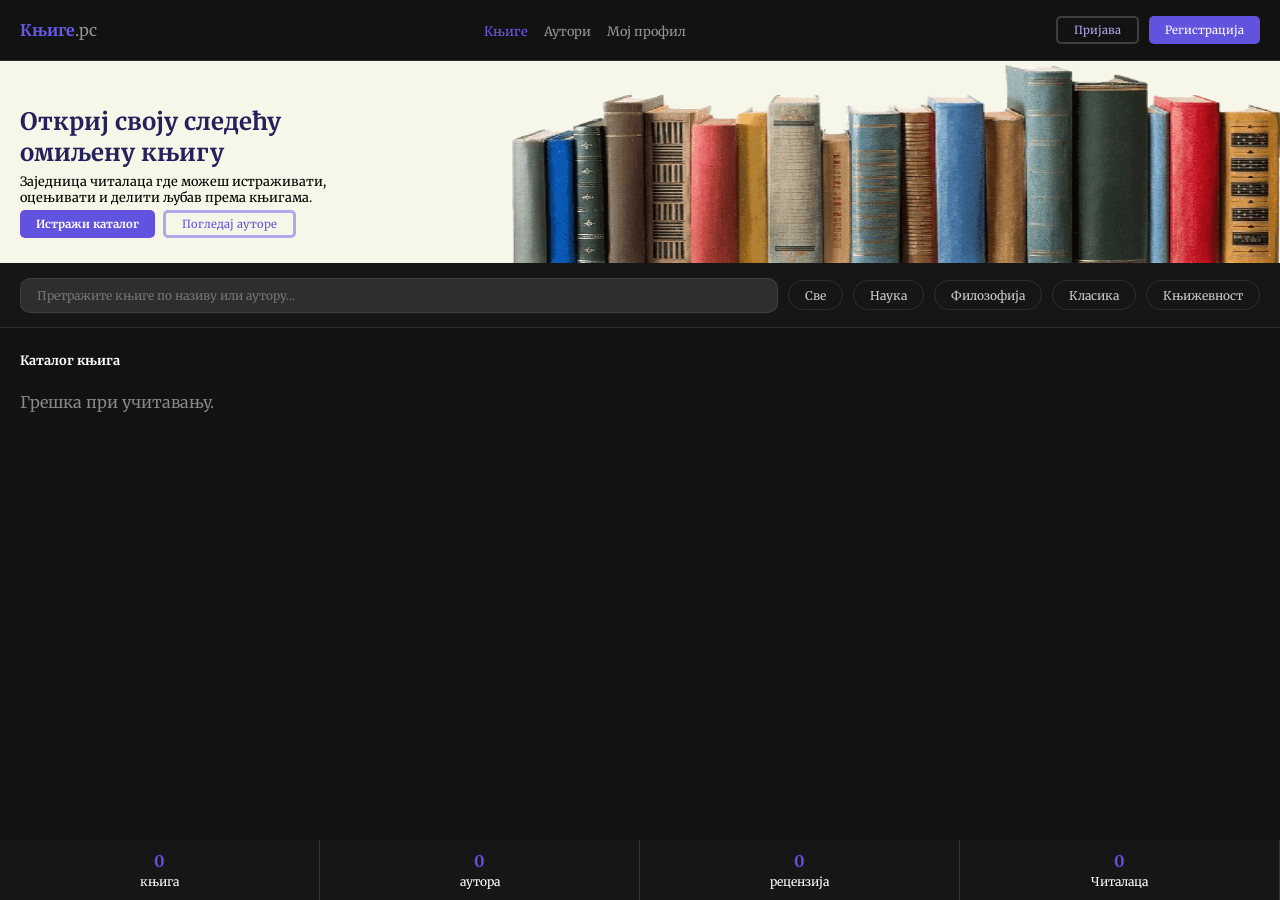
<file: index.html>
<!DOCTYPE html>
<html lang="en">
<head>
    <meta charset="UTF-8">
    <meta name="viewport" content="width=device-width, initial-scale=1.0">
    <title>Pocetna stranica</title>
    <!-- <link href="https://cdn.jsdelivr.net/npm/bootstrap@5.3.8/dist/css/bootstrap.min.css" rel="stylesheet" integrity="sha384-sRIl4kxILFvY47J16cr9ZwB07vP4J8+LH7qKQnuqkuIAvNWLzeN8tE5YBujZqJLB" crossorigin="anonymous">
    <link href="https://cdn.jsdelivr.net/npm/bootstrap@5.3.8/dist/css/bootstrap.min.css" rel="stylesheet" integrity="sha384-sRIl4kxILFvY47J16cr9ZwB07vP4J8+LH7qKQnuqkuIAvNWLzeN8tE5YBujZqJLB" crossorigin="anonymous"> -->
    <link rel="preconnect" href="https://fonts.googleapis.com">
    <link rel="preconnect" href="https://fonts.gstatic.com" crossorigin>
    <link href="https://fonts.googleapis.com/css2?family=Merriweather:ital,opsz,wght@0,18..144,300..900;1,18..144,300..900&display=swap" rel="stylesheet">
    <link rel="stylesheet" href="styles.css">
</head>
<body>
    <div class="wrapper">
        <header>
            <div class="header-left">
                <a href="index.html"><span class="brend">Књиге</span>.рс</a>
            </div>

            <button class="hamburger">
                <span></span>
                <span></span>
                <span></span>
            </button>

            <div class="header-center nav-menu">
                <ul>
                     <!-- <li><a href="index.html" class="inactive-page">Књиге</a></li>
                    <li><a href="#" class="active-page">Аутори</a></li>
                    <li><a href="knjige-admin.html" class="inactive-page">Књиге админ</a></li>
                    <li><a href="admin_autori.html" class="inactive-page">Аутори админ</a></li>
                    <li><a href="profil.html" class="inactive-page">Мој профил</a></li>
                    <li class="nav-buttons">
                        <button class="button login">Пријава</button>
                        <button class="button register">Регистрација</button>
                    </li> -->
                </ul>
            </div>

            <div class="header-right">
                <!-- <button class="button login">Пријава</button>
                <button class="button register">Регистрација</button> -->
            </div>
        </header>

        <main class="main-index">
            <div class="hero-section" id="hs">
                <div class="landing">
                    <div class="landing-text">
                        <h2>Откриј своју следећу омиљену књигу</h2>
                        <p> Заједница читалаца где можеш истраживати, оцењивати и делити љубав према књигама.</p>
                        <div class="landing-buttons">
                            <button class="button katalog" onclick=animacija()>Истражи каталог</button>
                            <a class="button autori" href="autori.html">Погледај ауторе</a>
                        </div>
                    </div>

                    <div class="landing-image"></div>
                </div>
                    
                <div class="search-filters">
                    <input type="search" class="search-bar" placeholder="Претражите књиге по називу или аутору...">
                    <button class="filter-card">Све</button>
                    <button class="filter-card" id="sci-fi">Наука</button>
                    <button class="filter-card">Филозофија</button>
                    <button class="filter-card">Класика</button>
                    <button class="filter-card">Књижевност</button>                    
                </div>
            </div>

            <div class="books" id="galerija-knjiga">
                <div class="books-header">
                    <h6>Каталог књига</h6>
                </div>

                <div class="books-content">
                    <!-- <a href="#">Prikazi sve &rarr;</a> -->
                    <!-- <div class="book-card">
                        <div class="book-cover">
                            <a href="pojedinacna.html"><img src="images/karenjina.jpg" alt="Ana Karenjina"></a>
                            <p class="book-card-naslov">Ана Карењина</p>
                        </div>

                        <div class="book-desc">
                            <p class="book-author">Аутор: Лав Толстој</p>
                            <p class="book-recom">1000+ препорука</p>
                            <button class="book-genre roman">Роман</button>
                        </div>
                        
                    </div>

                    <div class="book-card">
                        <div class="book-cover">
                            <img src="images/1984.png" alt="1984">
                            <p class="book-card-naslov">1984</p>
                        </div>

                        <div class="book-desc">
                            <p class="book-author">Аутор: Џорџ Орвел</p>
                            <p class="book-recom">540+ препорука</p>
                            <button class="book-genre distopija">Дистопија</button>
                        </div>
                    </div>

                    <div class="book-card">
                        <div class="book-cover">
                            <img src="images/majstor i margarita.png" alt="Majstor i Margarita">
                            <p class="book-card-naslov">Мајстор и Маргарита</p>
                        </div>

                        <div class="book-desc">
                            <p class="book-author">Аутор: Михаил Булгаков</p>
                            <p class="book-recom">330+ препорука</p>
                            <button class="book-genre klasik">Класик</button>
                        </div>
                    </div>

                    <div class="book-card">
                        <div class="book-cover">
                            <img src="images/hobiti.jpg" alt="Hobiti">
                            <p class="book-card-naslov">Хобити</p>
                        </div>

                        <div class="book-desc">
                            <p class="book-author">Аутор: Ј. Ј. Р. Толкин</p>
                            <p class="book-recom">2000+ препорука</p>
                            <button class="book-genre fantazija">Фантазија</button>
                        </div>
                    </div>

                     <div class="book-card">
                        <div class="book-cover">
                            <img src="images/zlocin i kazna.webp" alt="Zlocin i kazna">
                            <p class="book-card-naslov">Злочин и казна</p>
                        </div>

                        <div class="book-desc">
                            <p class="book-author">Аутор: Ф. Достојевски</p>
                            <p class="book-recom">1500+ препорука</p>
                            <button class="book-genre klasik">Класик</button>
                        </div>
                    </div>

                    <div class="book-card">
                        <div class="book-cover">
                            <img src="images/rat svetova.jpg" alt="Rat svetova">
                            <p class="book-card-naslov">Рат светова</p>
                        </div>

                        <div class="book-desc">
                            <p class="book-author">Аутор: Х. Г. Велс</p>
                            <p class="book-recom">1150+ препорука</p>
                            <button class="book-genre sci-fi">Научна фан.</button>
                        </div>
                    </div>

                    <div class="book-card">
                        <div class="book-cover">
                            <img src="images/da vincijev kod.jpg" alt="Da Vincijev kod">
                            <p class="book-card-naslov">Да Винчијев код</p>
                        </div>

                        <div class="book-desc">
                            <p class="book-author">Аутор: Дан Браун</p>
                            <p class="book-recom">1750+ препорука</p>
                            <button class="book-genre triler">Трилер</button>
                        </div>
                    </div>

                    <div class="book-card">
                        <div class="book-cover">
                            <img src="images/zivotinjska farma.jpg" alt="Zivotinjska farma">
                            <p class="book-card-naslov">Животињска фарма</p>
                        </div>

                        <div class="book-desc">
                            <p class="book-author">Аутор: Џорџ Орвел</p>
                            <p class="book-recom">100+ препорука</p>
                            <button class="book-genre distopija">Дистопија</button>
                        </div>
                    </div>

                    <div class="book-card">
                        <div class="book-cover">
                            <img src="images/prokleta avlija.jpg" alt="Prokleta avlija">
                            <p class="book-card-naslov">Проклета авлија</p>
                        </div>

                        <div class="book-desc">
                            <p class="book-author">Аутор: Иво Андрић</p>
                            <p class="book-recom">1000+ препорука</p>
                            <button class="book-genre klasik">Класик</button>
                        </div>
                    </div>

                    <div class="book-card">
                        <div class="book-cover">
                            <img src="images/metamorfoza.jpg" alt="Metamorfoza">
                            <p class="book-card-naslov">Метаморфоза</p>
                        </div>

                        <div class="book-desc">
                            <p class="book-author">Аутор: Франц Кафка</p>
                            <p class="book-recom">1000+ препорука</p>
                            <button class="book-genre novela">Новела</button>
                        </div>
                    </div> -->
                </div>
            </div>
        </main>

        <footer>
            
            <div class="footer-card">
                <p class="footer-stat">1240</p>
                <p class="footer-value">књига</p>
            </div>

            <div class="footer-card">
                <p class="footer-stat">380</p>
                <p class="footer-value">аутора</p>
            </div>

            <div class="footer-card">
                <p class="footer-stat">8500</p>
                <p class="footer-value">рецензија</p>
            </div>

            <div class="footer-card">
                <p class="footer-stat">2100</p>
                <p class="footer-value">Читалаца</p>
            </div>

        </footer>
    </div>

    <script>
        function animacija(){
            const knjige = document.getElementById("galerija-knjiga");
            knjige.classList.remove('animate');
            knjige.offsetWidth;
            knjige.classList.add('animate');

            document.getElementById("galerija-knjiga").scrollIntoView({behavior:"smooth"});
        }
    </script>

    <script>
        const hamburger = document.querySelector('.hamburger');
        const navMenu = document.querySelector('.nav-menu');

        hamburger.addEventListener('click', () => {
            navMenu.classList.toggle('open');
        });
    </script>

    <script src="JS/ajax.js"></script>
    <script src="JS/footer.js"></script>
    <script src="JS/knjige.js"></script>
    <script src="JS/nav.js"></script>

</body>
</html>
</file>
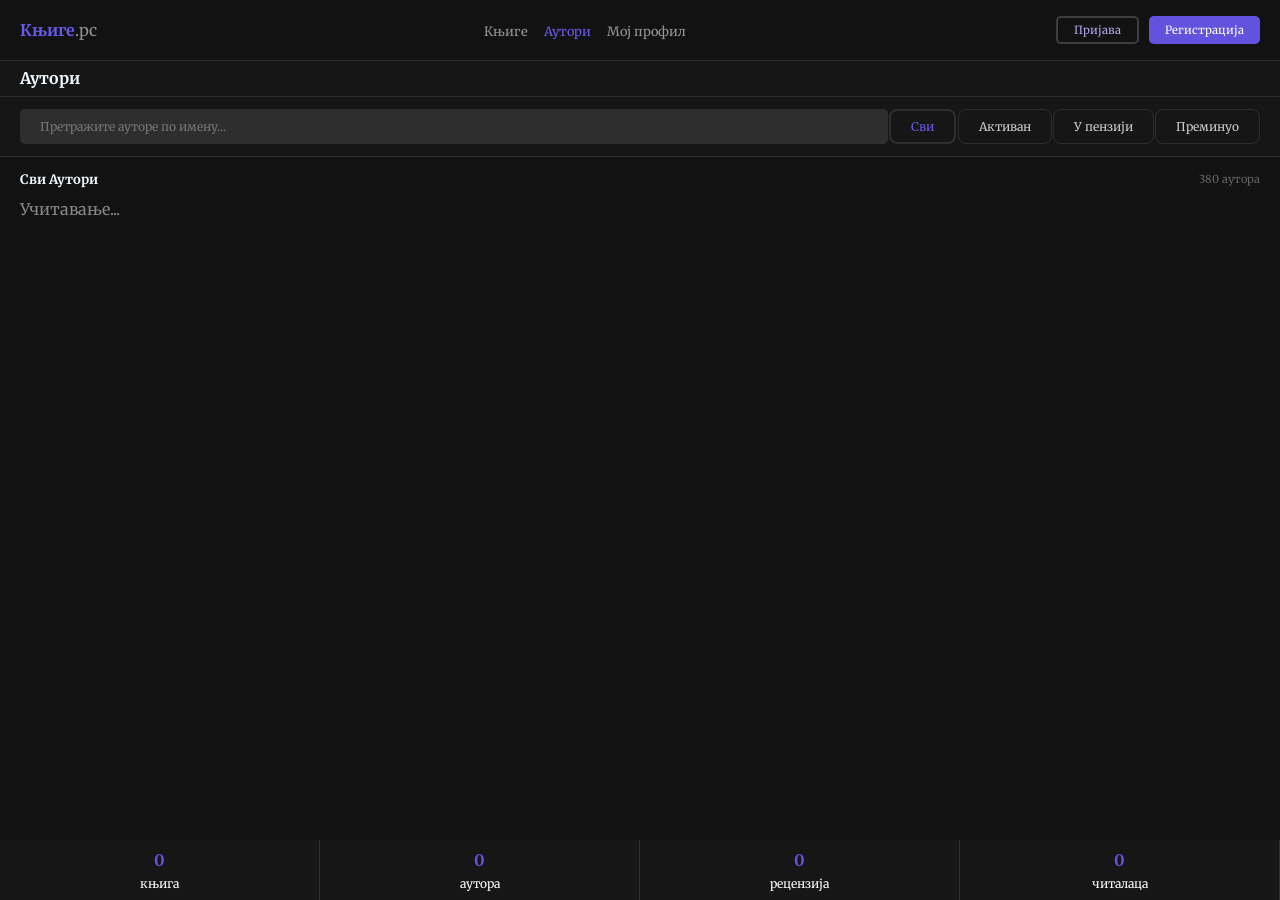
<file: autori.html>
<!DOCTYPE html>
<html lang="en">
<head>
    <meta charset="UTF-8">
    <meta name="viewport" content="width=device-width, initial-scale=1.0">

    <title>Аутори</title>

    <link href="https://cdn.jsdelivr.net/npm/bootstrap@5.3.8/dist/css/bootstrap.min.css" rel="stylesheet" integrity="sha384-sRIl4kxILFvY47J16cr9ZwB07vP4J8+LH7qKQnuqkuIAvNWLzeN8tE5YBujZqJLB" crossorigin="anonymous">
    <link rel="preconnect" href="https://fonts.googleapis.com">
    <link rel="preconnect" href="https://fonts.gstatic.com" crossorigin>
    <link href="https://fonts.googleapis.com/css2?family=Merriweather:ital,opsz,wght@0,18..144,300..900;1,18..144,300..900&display=swap" rel="stylesheet">
    <link rel="stylesheet" href="style.css">
</head>
<body>
    <div class="wrapper">
        <header>
            <div class="header-left">
                <a href="#"><span class="naslov">Књиге</span>.рс</a>
            </div>

            <button class="hamburger">
                <span></span>
                <span></span>
                <span></span>
            </button>

            <div class="header-center nav-menu">
                <ul>
                    <!-- <li><a href="index.html" class="inactive-page">Књиге</a></li>
                    <li><a href="#" class="active-page">Аутори</a></li>
                    <li><a href="knjige-admin.html" class="inactive-page">Књиге админ</a></li>
                    <li><a href="admin_autori.html" class="inactive-page">Аутори админ</a></li>
                    <li><a href="profil.html" class="inactive-page">Мој профил</a></li>
                    <li class="nav-buttons">
                        <button class="button login">Пријава</button>
                        <button class="button register">Регистрација</button>
                    </li> -->
                </ul>
            </div>

            <div class="header-right">
                <button class="button login">Пријава</button>
                <button class="button register">Регистрација</button>
            </div>
        </header>



        <main class="main-autori">
            <div class="main-upper">
                <div class="heading">
                    <h5>Аутори</h5>
                </div>

                <div class="search-filters">
                    <input type="search" class="search-bar" placeholder="Претражите ауторе по имену..." spellcheck="false">
                    <button class="filter-card active-filter">Сви</button>
                    <button class="filter-card">Активан</button>
                    <button class="filter-card">У пензији</button>
                    <button class="filter-card">Преминуо</button>
                </div>
            </div>



            <div class="main-lower">
                <div class="authors-header">
                    <h6>Сви Аутори</h6>
                    <p>380 аутора</p>
                </div>

                <div class="authors">
                    <!-- <div class="author-card">
                        <a href="pojedinacan_autor.html"><img class="author-avatar" src="images/lavtolstoj.webp" alt="Лав Толстој"></a>
                        <h6>Лав Толстој</h6>
                        <p class="stars">★★★★★</p>
                        <div class="author-info">
                            <p class="number-of-books">12 књига ·</p>
                            <p class="number-of-awards">1250+ награда</p>
                        </div>
                        <span class="status deceased">Преминуо</span>
                        <button class="view-profile">Погледај профил</button>
                    </div>

                    <div class="author-card">
                        <a href="pojedinacan_autor.html"><img class="author-avatar" src="images/mihailbulgakov.webp" alt="Михаил Булгаков"></a>
                        <h6>Михаил Булгаков</h6>
                        <p class="stars">★★★★☆</p>
                        <div class="author-info">
                            <p class="number-of-books">8 књига ·</p>
                            <p class="number-of-awards">340+ награда</p>
                        </div>
                        <span class="status deceased">Преминуо</span>
                        <button class="view-profile">Погледај профил</button>
                    </div>

                    <div class="author-card">
                        <a href="pojedinacan_autor.html"><img class="author-avatar" src="images/dzordzorvel.avif" alt="Џорџ Орвел"></a>
                        <h6>Џорџ Орвел</h6>
                        <p class="stars">★★★★★</p>
                        <div class="author-info">
                            <p class="number-of-books">6 књига ·</p>
                            <p class="number-of-awards">890+ награда</p>
                        </div>
                        <span class="status deceased">Преминуо</span>
                        <button class="view-profile">Погледај профил</button>
                    </div>

                    <div class="author-card">
                        <a href="pojedinacan_autor.html"><img class="author-avatar" src="images/jrrtolkin.jpg" alt="Ј.Р.Р. Толкин"></a>
                        <h6>Ј.Р.Р. Толкин</h6>
                        <p class="stars">★★★★★</p>
                        <div class="author-info">
                            <p class="number-of-books">15 књига ·</p>
                            <p class="number-of-awards">2000+ награда</p>
                        </div>
                        <span class="status deceased">Преминуо</span>
                        <button class="view-profile">Погледај профил</button>
                    </div>

                    <div class="author-card">
                        <a href="pojedinacan_autor.html"><img class="author-avatar" src="images/harukimurakami.jpg" alt="Харуки Мураками"></a>
                        <h6>Харуки Мураками</h6>
                        <p class="stars">★★★★☆</p>
                        <div class="author-info">
                            <p class="number-of-books">22 књиге ·</p>
                            <p class="number-of-awards">1100+ награда</p>
                        </div>
                        <span class="status active">Активан</span>
                        <button class="view-profile">Погледај профил</button>
                    </div>

                    <div class="author-card">
                        <a href="pojedinacan_autor.html"><img class="author-avatar" src="images/stivenking.avif" alt="Стивен Кинг"></a>
                        <h6>Стивен Кинг</h6>
                        <p class="stars">★★★★★</p>
                        <div class="author-info">
                            <p class="number-of-books">65 књига ·</p>
                            <p class="number-of-awards">3200+ награда</p>
                        </div>
                        <span class="status active">Активан</span>
                        <button class="view-profile">Погледај профил</button>
                    </div>

                    <div class="author-card">
                        <a href="pojedinacan_autor.html"><img class="author-avatar" src="images/fdostojevski.jpg" alt="Ф. Достојевски"></a>
                        <h6>Ф. Достојевски</h6>
                        <p class="stars">★★★★★</p>
                        <div class="author-info">
                            <p class="number-of-books">10 књига ·</p>
                            <p class="number-of-awards">980+ награда</p>
                        </div>
                        <span class="status deceased">Преминуо</span>
                        <button class="view-profile">Погледај профил</button>
                    </div>

                    <div class="author-card">
                        <a href="pojedinacan_autor.html"><img class="author-avatar" src="images/hgvels.jpg" alt="Х.Г. Велс"></a>
                        <h6>Х.Г. Велс</h6>
                        <p class="stars">★★★★☆</p>
                        <div class="author-info">
                            <p class="number-of-books">18 књига ·</p>
                            <p class="number-of-awards">760+ награда</p>
                        </div>
                        <span class="status deceased">Преминуо</span>
                        <button class="view-profile">Погледај профил</button>
                    </div>

                    <div class="author-card">
                        <a href="pojedinacan_autor.html"><img class="author-avatar" src="images/albertkamus.webp" alt="Албер Ками"></a>
                        <h6>Албер Ками</h6>
                        <p class="stars">★★★★★</p>
                        <div class="author-info">
                            <p class="number-of-books">9 књига ·</p>
                            <p class="number-of-awards">1400+ награда</p>
                        </div>
                        <span class="status deceased">Преминуо</span>
                        <button class="view-profile">Погледај профил</button>
                    </div>

                    <div class="author-card">
                        <a href="pojedinacan_autor.html"><img class="author-avatar" src="images/gabrielgarciamarkes.webp" alt="Г.Г. Маркес"></a>
                        <h6>Г.Г. Маркес</h6>
                        <p class="stars">★★★★★</p>
                        <div class="author-info">
                            <p class="number-of-books">11 књига ·</p>
                            <p class="number-of-awards">1800+ награда</p>
                        </div>
                        <span class="status deceased">Преминуо</span>
                        <button class="view-profile">Погледај профил</button>
                    </div>

                    <div class="author-card">
                        <a href="pojedinacan_autor.html"><img class="author-avatar" src="images/ernesthemingvej.jpg" alt="Ернест Хемингвеј"></a>
                        <h6>Ернест Хемингвеј</h6>
                        <p class="stars">★★★★☆</p>
                        <div class="author-info">
                            <p class="number-of-books">14 књига ·</p>
                            <p class="number-of-awards">1100+ награда</p>
                        </div>
                        <span class="status deceased">Преминуо</span>
                        <button class="view-profile">Погледај профил</button>
                    </div>

                    <div class="author-card">
                        <a href="pojedinacan_autor.html"><img class="author-avatar" src="images/paulokoeljo.jpeg" alt="Пауло Коељо"></a>
                        <h6>Пауло Коељо</h6>
                        <p class="stars">★★★★☆</p>
                        <div class="author-info">
                            <p class="number-of-books">30 књига ·</p>
                            <p class="number-of-awards">950+ награда</p>
                        </div>
                        <span class="status retired">У пензији</span>
                        <button class="view-profile">Погледај профил</button>
                    </div> -->

                </div>
            </div>
        </main>



        <footer>
            <div class="footer-card">
                <p class="footer-stat">1240</p>
                <p class="footer-value">књига</p>
            </div>

            <div class="footer-card">
                <p class="footer-stat">380</p>
                <p class="footer-value">аутора</p>
            </div>

            <div class="footer-card">
                <p class="footer-stat">8500</p>
                <p class="footer-value">рецензија</p>
            </div>

            <div class="footer-card">
                <p class="footer-stat">2100</p>
                <p class="footer-value">читалаца</p>
            </div>
        </footer>
    </div>



    <script src="JS/ajax.js"></script>
    <script src="JS/nav.js"></script>
    <script src="JS/footer.js"></script>
    <script src="JS/autori.js"></script>

</body>
</html>
</file>
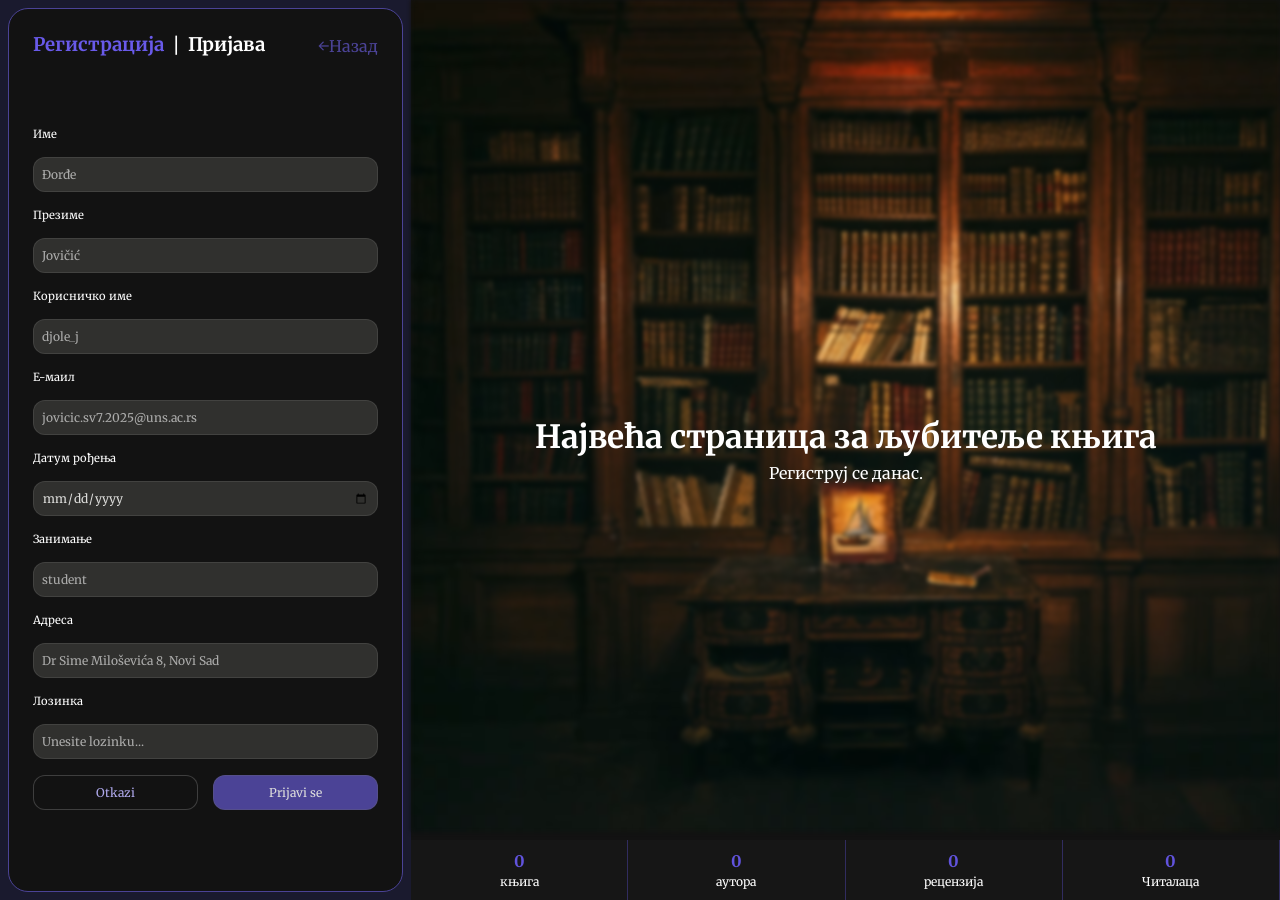
<file: login.html>
<!DOCTYPE html>
<html lang="en">
<head>
    <meta charset="UTF-8">
    <meta name="viewport" content="width=device-width, initial-scale=1.0">
    <title>Registracija / Prijava</title>
    <link rel="preconnect" href="https://fonts.googleapis.com">
    <link rel="preconnect" href="https://fonts.gstatic.com" crossorigin>
    <link href="https://fonts.googleapis.com/css2?family=Merriweather:ital,opsz,wght@0,18..144,300..900;1,18..144,300..900&display=swap" rel="stylesheet">
    <link rel="stylesheet" href="styles.css">
</head>
<body>
    <div class="wrapper">
        <div class="login-main">
            <div class="login-main-left">
                <!-- adresa, datum rodjenja, email, ime, prezime, korisnicko ime, lozinka, zanimanje -->
                <div class="login-container">
                    <div class="login-container-header">
                        <div class="registracija-prijava">
                            <h3 class="active-hyperlink" id="register-text" onclick="prikaziFormuRegistracija()">Регистрација</h3>
                            <p>|</p>
                            <h3 onclick="prikaziFormuPrijava()" id="sign-up-text">Пријава</h3>
                        </div>
                        <a href="#" class="login-hiperlink">&larr;Назад</a>
                    </div>
                    <form action="" method="post" id="sign-up-forma" class="suf" novalidate>
                        <label for="ime">Име</label>
                        <input type="text" id="ime" placeholder="Đorđe" required>

                        <label for="prezime">Презиме</label>
                        <input type="text" id="prezime" placeholder="Jovičić" required>

                        <label for="korisnicko-ime">Корисничко име</label>
                        <input type="text" id="korisnicko-ime" placeholder="djole_j" required>

                        <label for="email">Е-маил</label>
                        <input type="email" id="email" placeholder="jovicic.sv7.2025@uns.ac.rs" required>

                        <label for="datum-rodjenja">Датум рођења</label>
                        <input type="date" id="datum-rodjenja" required>

                        <label for="zanimanje">Занимање</label>
                        <input type="text" id="zanimanje" placeholder="student" required>

                        <label for="adresa">Адреса</label>
                        <input type="text" id="adresa" placeholder="Dr Sime Miloševića 8, Novi Sad" required>

                        <label for="lozinka">Лозинка</label>
                        <input type="password" id="lozinka" placeholder="Unesite lozinku..." required>
                        
                        <div class="sign-up-form-buttons">
                            <input type="reset" value="Otkazi" class="sign-up-reset">
                            <input type="submit" value="Prijavi se" class="sign-up-submit">
                        </div>
                    </form>

                    <form action="" method="post" id="login-forma" class="lf" novalidate>
                        
                        <label for="korisnicko-ime-sign-up">Корисничко име</label>
                        <input type="text" id="korisnicko-ime-sign-up" placeholder="djole_j" required maxlength="30">

                        <label for="lozinka-sign-up">Лозинка</label>
                        <input type="password" id="lozinka-sign-up" placeholder="Unesite lozinku..." required minlength="8">
                        
                        <p id="login-greska" style="display:none; color:#e06060; font-size:0.8em;"></p>

                        <div class="sign-up-form-buttons">
                            <input type="reset" value="Otkazi" class="sign-up-reset">
                            <input type="submit" value="Prijavi se" class="sign-up-submit">
                        </div>
                    </form>
                </div>

                <div class="signup">
                    <!-- korisnicko ime, sifra -->
                </div>
            </div>

            <div class="login-main-right">
                <div class="login-tekst">
                    <h1>Највећа страница за љубитеље књига</h1>
                    <p>Региструј се данас.</p>
                </div>

                <div class="login-slika"></div>

                <footer>
                    <div class="footer-card">
                        <p class="footer-stat">1240</p>
                        <p class="footer-value">књига</p>
                    </div>

                    <div class="footer-card">
                        <p class="footer-stat">380</p>
                        <p class="footer-value">аутора</p>
                    </div>

                    <div class="footer-card">
                        <p class="footer-stat">8500</p>
                        <p class="footer-value">рецензија</p>
                    </div>

                    <div class="footer-card">
                        <p class="footer-stat">2100</p>
                        <p class="footer-value">Читалаца</p>
                    </div>

                </footer>
            </div>
        </div>
    </div>
</body>
<script src="JS/ajax.js"></script>
<script src="JS/footer.js"></script>
<script src="JS/regExLogin.js"></script>
<script src="JS/login.js"></script>

</html>
</file>
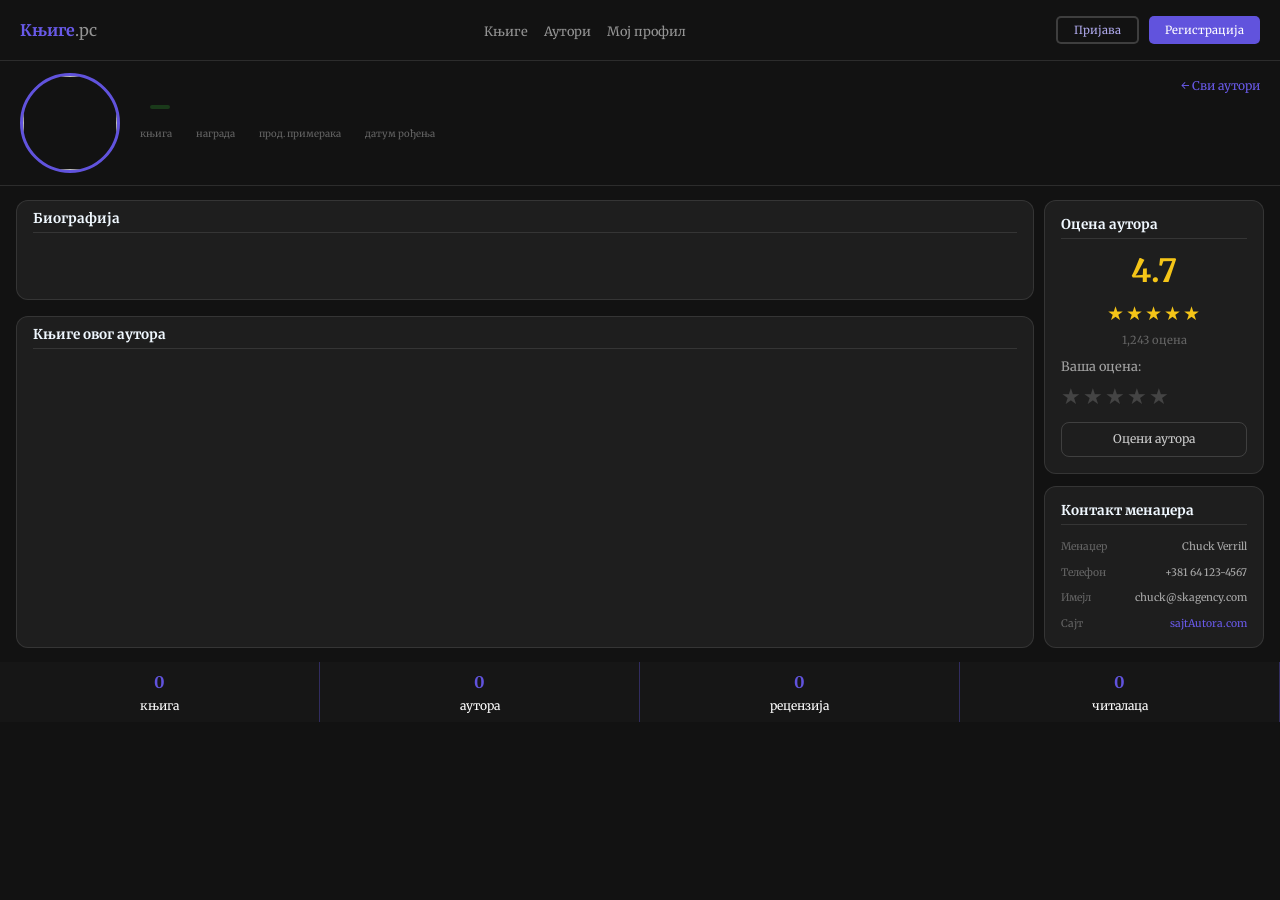
<file: pojedinacan_autor.html>
<!DOCTYPE html>
<html lang="en">
<head>
    <meta charset="UTF-8">
    <meta name="viewport" content="width=device-width, initial-scale=1.0">
    <title>Појединачан Аутор</title>

    <link href="https://cdn.jsdelivr.net/npm/bootstrap@5.3.8/dist/css/bootstrap.min.css" rel="stylesheet" integrity="sha384-sRIl4kxILFvY47J16cr9ZwB07vP4J8+LH7qKQnuqkuIAvNWLzeN8tE5YBujZqJLB" crossorigin="anonymous">
    <link rel="preconnect" href="https://fonts.googleapis.com">
    <link rel="preconnect" href="https://fonts.gstatic.com" crossorigin>
    <link href="https://fonts.googleapis.com/css2?family=Merriweather:ital,opsz,wght@0,18..144,300..900;1,18..144,300..900&display=swap" rel="stylesheet">
    <link rel="stylesheet" href="style.css">
</head>
<body>
    <div class="wrapper">

        <header>
            <div class="header-left">
                <a href="#"><span class="naslov">Књиге</span>.рс</a>
            </div>

            <a href="autori.html" class="pa-back-link" id="Telefon-back">← Сви аутори</a>
            <button class="hamburger">
                <span></span>
                <span></span>
                <span></span>
            </button>

            <div class="header-center nav-menu">
                <ul>
                    <!-- <li><a href="index.html" class="inactive-page">Књиге</a></li>
                    <li><a href="#" class="active-page">Аутори</a></li>
                    <li><a href="knjige-admin.html" class="inactive-page">Књиге админ</a></li>
                    <li><a href="admin_autori.html" class="inactive-page">Аутори админ</a></li>
                    <li><a href="profil.html" class="inactive-page">Мој профил</a></li>
                    <li class="nav-buttons">
                        <button class="button login">Пријава</button>
                        <button class="button register">Регистрација</button>
                    </li> -->
                </ul>
            </div>

            <div class="header-right">
                <button class="button login">Пријава</button>
                <button class="button register">Регистрација</button>
            </div>
        </header>


        <main class="main-pojedinacan-autor">
            
            <div class="pa-hero">
                
                <img class="pa-avatar">
                <div class="pa-hero-info">
                    <div class="pa-ime-row">
                        <h4 class="pa-ime"></h4>
                        <span class="status active"></span>
                    </div>
                    <!-- <p class="pa-opis">Један од најпродаванијих писаца хорора и трилера свих времена. Познат по дугим, атмосферичним наративима који истражују мрачне аспекте људске природе и натприродног.</p> -->
                    
                    <div class="pa-stats">
                        <div class="pa-stat-card">
                            <p class="pa-stat-broj"></p>
                            <p class="pa-stat-naziv">књига</p>
                        </div>
                        <div class="pa-stat-card">
                            <p class="pa-stat-broj"></p>
                            <p class="pa-stat-naziv">награда</p>
                        </div>
                        <div class="pa-stat-card">
                            <p class="pa-stat-broj"></p>
                            <p class="pa-stat-naziv">прод. примерака</p>
                        </div>
                        <div class="pa-stat-card">
                            <p class="pa-stat-broj"></p>
                            <p class="pa-stat-naziv">датум рођења</p>
                        </div>
                    </div>

                </div>
                <a href="autori.html" class="pa-back-link" id="PC-back">← Сви аутори</a>
            </div>

            <div class="pa-content">

                <div class="pa-levo">
                    <div class="pa-sekcija pa-biografija">
                        <h6 class="pa-sekcija-naslov">Биографија</h6>
                        <p class="pa-bio-tekst"></p>
                    </div>

                    <div class="pa-sekcija pa-knjige">
                        <h6 class="pa-sekcija-naslov">Књиге овог аутора</h6>

                        <div class="pa-knjige-scroll">

                            <!-- <div class="book-card">
                                <div class="book-cover">
                                    <img>
                                    <p>Сјајање</p>
                                    <img>
                                    <p></p>
                                </div>
                                <div class="book-desc">
                                    
                                    <p class="book-recom"></p>
                                    <button class="book-genre horor"></button>
                                </div>
                            </div>

                            <div class="book-card">
                                <div class="book-cover">
                                    <img>
                                    <p>Сјајање</p>
                                </div>
                                <div class="book-desc">
                                    
                                    <p class="book-recom"></p>
                                    <button class="book-genre horor"></button>
                                </div>
                            </div>

                            <div class="book-card">
                                <div class="book-cover">
                                    <img>
                                    <p></p>
                                </div>
                                <div class="book-desc">
                                    
                                    <p class="book-recom"></p>
                                    <button class="book-genre triler"></button>
                                </div>
                            </div>

                            <div class="book-card">
                                <div class="book-cover">
                                    <img>
                                    <p></p>
                                </div>
                                <div class="book-desc">
                                    
                                    <p class="book-recom"></p>
                                    <button class="book-genre fantazija"></button>
                                </div>
                            </div>

                            <div class="book-card">
                                <div class="book-cover">
                                    <img>
                                    <p></p>
                                </div>
                                <div class="book-desc">
                                    
                                    <p class="book-recom"></p>
                                    <button class="book-genre horor"></button>
                                </div>
                            </div>

                            <div class="book-card">
                                <div class="book-cover">
                                    <img>
                                    <p></p>
                                </div>
                                <div class="book-desc">
                                    
                                    <p class="book-recom"></p>
                                    <button class="book-genre horor"></button>
                                </div>
                            </div>
                            
                            <div class="book-card">
                                <div class="book-cover">
                                    <img>
                                    <p></p>
                                </div>
                                <div class="book-desc">
                                    
                                    <p class="book-recom"></p>
                                    <button class="book-genre horor"></button>
                                </div>
                            </div>

                            <div class="book-card">
                                <div class="book-cover">
                                    <img>
                                    <p></p>
                                </div>
                                <div class="book-desc">
                                    
                                    <p class="book-recom"></p>
                                    <button class="book-genre roman"></button>
                                </div>
                            </div>

                            <div class="book-card">
                                <div class="book-cover">
                                    <img>
                                    <p></p>
                                </div>
                                <div class="book-desc">
                                    
                                    <p class="book-recom"></p>
                                    <button class="book-genre horor"></button>
                                </div>
                            </div>

                            <div class="book-card">
                                <div class="book-cover">
                                    <img>
                                    <p></p>
                                </div>
                                <div class="book-desc">
                                    
                                    <p class="book-recom"></p>
                                    <button class="book-genre novela"></button>
                                </div>
                            </div> -->
                            
                        </div>
                    </div>
                </div>

                <div class="pa-desno">

                    <div class="pa-ocena-card">

                        <h6 class="pa-sekcija-naslov">Оцена аутора</h6>
                        <p class="pa-ocena-broj">4.7</p>
                        <p class="stars">★★★★★</p>
                        <p class="pa-ocena-count">1,243 оцена</p>
                        <div class="pa-divider"></div>
                        <p class="pa-vasa-ocena-label">Ваша оцена:</p>

                        <div class="pa-zvezdice">
                            <span></span>
                            <span></span>
                            <span></span>
                            <span></span>
                            <span></span>
                        </div>

                        <button class="view-profile pa-oceni-btn">Оцени аутора</button>

                    </div>

                    <div class="pa-kontakt-card">

                        <h6 class="pa-sekcija-naslov">Контакт менаџера</h6>

                        <div class="pa-kontakt-row">
                            <p class="pa-kontakt-ime">Менаџер</p>
                            <p class="pa-kontakt-vrednost">Chuck Verrill</p>
                        </div>

                        <div class="pa-kontakt-row">
                            <p class="pa-kontakt-ime">Телефон</p>
                            <p class="pa-kontakt-vrednost" id="fontele">+381 64 123-4567</p>
                        </div>

                        <div class="pa-kontakt-row">
                            <p class="pa-kontakt-ime">Имејл</p>
                            <p class="pa-kontakt-vrednost">chuck@skagency.com</p>
                        </div>

                        <div class="pa-kontakt-row">
                            <p class="pa-kontakt-ime">Сајт</p>
                            <a class="pa-kontakt-link" href="#" target="_blank">sajtAutora.com</a>
                        </div>

                    </div>

                </div>

            </div>

        </main>


        <footer id="footer-pojedinacni">
             <div class="footer-card">
                <p class="footer-stat">1240</p>
                <p class="footer-value">књига</p>
            </div>
            <div class="footer-card">
                <p class="footer-stat">380</p>
                <p class="footer-value">аутора</p>
            </div>
            <div class="footer-card">
                <p class="footer-stat">8500</p>
                <p class="footer-value">рецензија</p>
            </div>
            <div class="footer-card">
                <p class="footer-stat">2100</p>
                <p class="footer-value">читалаца</p>
            </div>
        </footer>

        <!-- Dijalozi umesto alert -->
        <div class="modal-overlay" id="modal-login">
            <div class="modal-card">
                <button class="modal-close" id="modal-login-close">✕</button>
                <h6 class="modal-naslov">Потребна пријава</h6>
                <p class="modal-tekst">Морате бити улоговани да бисте оценили аутора.</p>
                <div class="modal-buttons">
                    <button class="adm-btn-otkazi" id="modal-login-otkazi">Откажи</button>
                    <a class="adm-btn-sacuvaj modal-link" href="login.html">Пријави се</a>
                </div>
            </div>
        </div>

        <div class="modal-overlay" id="modal-vec-ocenio">
            <div class="modal-card">
                <button class="modal-close" id="modal-vec-ocenio-close">✕</button>
                <h6 class="modal-naslov">Већ оцењено</h6>
                <p class="modal-tekst">Већ сте оценили овог аутора.</p>
                <div class="modal-buttons">
                    <button class="adm-btn-sacuvaj" id="modal-vec-ocenio-ok" style="flex: none; padding: 0 24px;">У реду</button>
                </div>
            </div>
        </div>

        <div class="modal-overlay" id="modal-bez-ocene">
        <div class="modal-card">
            <button class="modal-close" id="modal-bez-ocene-close">✕</button>
            <h6 class="modal-naslov">Изаберите оцену</h6>
            <p class="modal-tekst">Кликните на звездице да бисте изабрали оцену пре потврде.</p>
            <div class="modal-buttons">
                <button class="adm-btn-sacuvaj" id="modal-bez-ocene-ok" style="flex: none; padding: 0 24px;">У реду</button>
            </div>
        </div>
    </div>


    </div>

    <script src="JS/ajax.js"></script>
    <script src="JS/nav.js"></script>
    <script src="JS/ocene.js"></script>
    <script src="JS/footer.js"></script>
    <script src="JS/pojedinacan_autor.js"></script>
    <script src="JS/pojedinacna.js"></script>

</body>
</html>
</file>
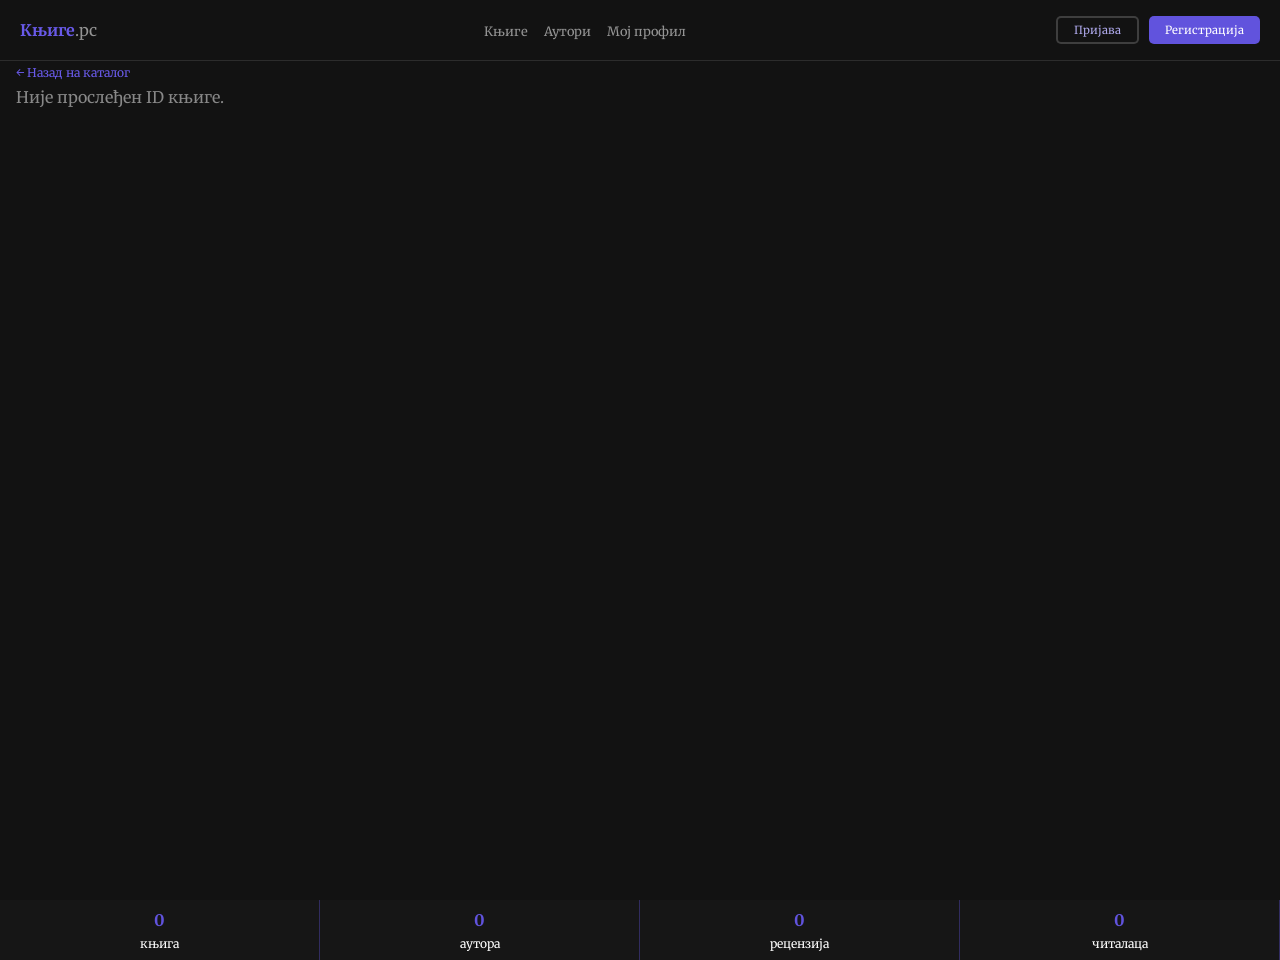
<file: pojedinacna.html>
<!DOCTYPE html>
<html lang="en">
<head>
    <meta charset="UTF-8">
    <meta name="viewport" content="width=device-width, initial-scale=1.0">
    <title></title>
    <link href="https://cdn.jsdelivr.net/npm/bootstrap@5.3.8/dist/css/bootstrap.min.css" rel="stylesheet" integrity="sha384-sRIl4kxILFvY47J16cr9ZwB07vP4J8+LH7qKQnuqkuIAvNWLzeN8tE5YBujZqJLB" crossorigin="anonymous">
    <link href="https://cdn.jsdelivr.net/npm/bootstrap@5.3.8/dist/css/bootstrap.min.css" rel="stylesheet" integrity="sha384-sRIl4kxILFvY47J16cr9ZwB07vP4J8+LH7qKQnuqkuIAvNWLzeN8tE5YBujZqJLB" crossorigin="anonymous">
    <link rel="preconnect" href="https://fonts.googleapis.com">
    <link rel="preconnect" href="https://fonts.gstatic.com" crossorigin>
    <link href="https://fonts.googleapis.com/css2?family=Merriweather:ital,opsz,wght@0,18..144,300..900;1,18..144,300..900&display=swap" rel="stylesheet">
    <link rel="stylesheet" href="styles.css">
</head>
<body>
    <div class="wrapper">
        <header>
            <div class="header-left">
                <a href="index.html"><span class="brend">Књиге</span>.рс</a>
            </div>

            <button class="hamburger">
                <span></span>
                <span></span>
                <span></span>
            </button>

            <div class="header-center nav-menu">
                <ul>
                    <!-- <li><a href="#" class="active-hyperlink">Књиге</a></li>
                    <li><a href="autori.html">Аутори</a></li>
                    <li><a href="knjige-admin.html">Књиге админ</a></li>
                    <li><a href="admin_autori.html">Аутори админ</a></li>
                    <li><a href="profil.html">Мој профил</a></li>
                    <li class="nav-buttons">
                        <button class="button login">Пријава</button>
                        <button class="button register">Регистрација</button>
                    </li> -->
                </ul>
            </div>

            <div class="header-right">
                <!-- <button class="button login">Пријава</button>
                <button class="button register">Регистрација</button> -->
            </div>
        </header>

        <main class="main-pojedinacna">

                <div class="main-pojedinacna-header">
                    <a href="index.html" class="pojedinacna-hiperlink"> &larr; Назад на каталог</a>
                </div>
        
                <div class="main-pojedinacna-content">
                    <div class="main-pojedinacna-left">
                        <div class="knjiga-prikaz">

                            <div class="knjiga-slika"></div>

                            <div class="knjiga-info">
                                <div class="knjiga-info-top">
                                    <button class="book-genre button-pojedinacna-info"></button>
                                    <p></p>
                                    <a href="pojedinacan_autor.html" class="pojedinacna-hiperlink"></a>
                                </div>

                                <div class="knjiga-info-bottom">
                                    <div class="knjiga-atributi">
                                        <div class="atribut-card">
                                            <p class="atribut-ime">Жанр</p>
                                            <p class="atribut-vrednost"></p>
                                        </div>

                                        <div class="atribut-card">
                                            <p class="atribut-ime">Бр. страна</p>
                                            <p class="atribut-vrednost"></p>
                                        </div>

                                        <div class="atribut-card">
                                            <p class="atribut-ime">Формат</p>
                                            <p class="atribut-vrednost"></p>
                                        </div>

                                        <div class="atribut-card">
                                            <p class="atribut-ime">Цена</p>
                                            <p class="atribut-vrednost"></p>
                                        </div>
                                    </div>

                                    <div class="knjiga-rejting">
                                        <!-- <span class="stars">&#9733;&#9733;&#9733;&#9733;&#9733;</span>
                                        <span class="score">5.0</span> -->
                                        <span class="broj-recenzija"></span>
                                    </div>
                                </div>
                            </div>

                        </div>
        
                        <div class="knjiga-opis">
                            <div class="section-header">
                                <p>Кратак опис књиге</p>
                            </div>

                            <div class="knjiga-opis-content">
                                <p>
                                </p>
                            </div>
                        </div>
        
                        <div class="recenzija">
                            <div class="section-header">
                                <p>Остави рецензију</p>
                            </div>

                            <div class="recenzija-forma">
                                <form action="" method="post" enctype="multipart/form-data">

                                    <!-- <label for="naslov">Наслов рецензије</label>
                                    <input type="text" id="naslov" placeholder="Кратак наслов ваше рецензије..." required>  -->

                                    <label for="sadrzaj">Текст рецензије</label>
                                    <textarea name="" id="sadrzaj" placeholder="Поделите своје утиске о књизи..." required></textarea>

                                   
                                    <input type="submit" id="submit-dugme" value="Објави рецензију">

                                </form>
                            </div>

                            
                        </div>
        
                        <div class="lista-recenzija">
                            <!-- <div class="section-header">Списак рецензија</div>

                            <div class="recenzija-card">
                                <div class="recenzija-podaci">
                                    <p class="recenzija-korisnik"></p>
                                    <p class="recenzija-sadrzaj"></p>
                                </div>
                                <div class="recenzija-datum">
                                    <p class="recenzija-datum-tekst"></p>
                                </div>
                            </div>
                            
                            <div class="recenzija-card">
                                <div class="recenzija-podaci">
                                    <p class="recenzija-korisnik"></p>
                                    <p class="recenzija-sadrzaj"></p>
                                </div>
                                <div class="recenzija-datum">
                                    <p class="recenzija-datum-tekst"></p>
                                </div>
                            </div>
                            <div class="recenzija-card">
                                <div class="recenzija-podaci">
                                    <p class="recenzija-korisnik"></p>
                                    <p class="recenzija-sadrzaj"></p>
                                </div>
                                <div class="recenzija-datum">
                                    <p class="recenzija-datum-tekst">01.05.2025.</p>
                                </div>
                            </div>
                            
                            <div class="recenzija-card">
                                <div class="recenzija-podaci">
                                    <p class="recenzija-korisnik">ivana_p</p>
                                    <p class="recenzija-sadrzaj">Одлична књига, али захтева стрпљење. Почетак ми је био спор, али касније се прича развија у нешто заиста посебно. Ликови су дубоко разрађени.</p>
                                </div>
                                <div class="recenzija-datum">
                                    <p class="recenzija-datum-tekst">22.04.2026.</p>
                                </div>
                            </div>

                            <div class="recenzija-card">
                                <div class="recenzija-podaci">
                                    <p class="recenzija-korisnik">book_worm</p>
                                    <p class="recenzija-sadrzaj">Веома квалитетно написано, али понекад превише опширно. Ипак, психолошка дубина и приказ друштва су на високом нивоу. Дефинитивно препорука.</p>
                                </div>
                                <div class="recenzija-datum">
                                    <p class="recenzija-datum-tekst">24.02.2025.</p>
                                </div>
                            </div>

                            <div class="recenzija-card">
                                <div class="recenzija-podaci">
                                    <p class="recenzija-korisnik">luka_luka</p>
                                    <p class="recenzija-sadrzaj">Толстој је овде на врхунцу. Ликови су невероватно сложени, а емоције толико реалне да имаш осећај као да познајеш Ану лично. Једна од оних књига које остану са тобом дуго након читања.</p>
                                </div>
                                <div class="recenzija-datum">
                                    <p class="recenzija-datum-tekst">08.03.2025.</p>
                                </div>
                            </div>                               -->
                        </div>
                    </div>
        
                    <div class="main-pojedinacna-right">
                        <div class="knjiga-info-dodatak">
                            <div class="section-header">Детаљи књиге</div>
                            <div class="knjiga-info-dodatak-card">
                                <p class=atribut-ime>ISBN</p>
                                <p class="atribut-vrednost"></p>
                            </div>

                            <div class="knjiga-info-dodatak-card">
                                <p class=atribut-ime>Издавач</p>
                                <p class="atribut-vrednost">Лагуна</p>
                            </div>

                            <div class="knjiga-info-dodatak-card">
                                <p class=atribut-ime>Година</p>
                                <p class="atribut-vrednost">1877.</p>
                            </div>

                            <div class="knjiga-info-dodatak-card">
                                <p class=atribut-ime>Језик</p>
                                <p class="atribut-vrednost">српски</p>
                            </div>

                            <div class="knjiga-info-dodatak-card">
                                <p class=atribut-ime>Година издања</p>
                                <p class="atribut-vrednost">2026.</p>
                            </div>

                            <div class="knjiga-info-dodatak-card">
                                <p class=atribut-ime>Издање</p>
                                <p class="atribut-vrednost">8. дорађено</p>
                            </div>
                        </div>

                        <div class="slicne-knjige">
                            <div class="section-header">Сличне књиге</div>

                            <!-- <div class="slicne-knjige-card">
                                <div class="slicne-knjige-slika">
                                    <a href="#"><img src="images/zlocin i kazna.webp" alt="Злочин и казна"></a>
                                </div>
                                
                                <div class="slicne-knjige-tekst">
                                    <p class="atribut-vrednost">Злочин и казна</p>
                                    <p class="atribut-ime">Ф. Достојевски</p>
                                    <span class="stars">&#9733;&#9733;&#9733;&#9733;&#9733;</span>
                                    <span class="broj-recenzija">200+ рецензија</span>
                                </div>
                            </div> -->

                            <!-- <div class="slicne-knjige-card">
                                <div class="slicne-knjige-slika">
                                    <a href="#"><img src="images/rat i mir.jpg" alt="Рат и мир"></a>
                                </div>
                                
                                <div class="slicne-knjige-tekst">
                                    <p class="atribut-vrednost">Рат и Мир</p>
                                    <p class="atribut-ime">Лав Толстој</p>
                                    <span class="stars">&#9733;&#9733;&#9733;&#9733;&#9734;</span>
                                    <span class="broj-recenzija">100+ рецензија</span>
                                </div>
                            </div> -->

                            <!-- <div class="slicne-knjige-card">
                                <div class="slicne-knjige-slika">
                                    <a href="#"><img src="images/majstor i margarita.png" alt="Мајстор и Маргарита"></a>
                                </div>
                                
                                <div class="slicne-knjige-tekst">
                                    <button class="book-genre klasik button-pojedinacna-info">Класик</button>
                                    <p class="atribut-vrednost">Мајстор и Маргарита</p>
                                    <p class="atribut-ime">М. Булгаков</p>
                                    <span class="stars">&#9733;&#9733;&#9733;&#9733;&#9733;</span>
                                    <span class="broj-recenzija">500+ рецензија</span>
                                </div>
                            </div> -->

                            
                        </div>
                    </div>        
                </div>
            </div>
        </main>


        <footer>
            <div class="footer-card">
                <p class="footer-stat">1240</p>
                <p class="footer-value">књига</p>
            </div>

            <div class="footer-card">
                <p class="footer-stat">380</p>
                <p class="footer-value">аутора</p>
            </div>

            <div class="footer-card">
                <p class="footer-stat">8500</p>
                <p class="footer-value">рецензија</p>
            </div>

            <div class="footer-card">
                <p class="footer-stat">2100</p>
                <p class="footer-value">читалаца</p>
            </div>
        </footer>

         <script>
            const hamburger = document.querySelector('.hamburger');
            const navMenu = document.querySelector('.nav-menu');

            hamburger.addEventListener('click', () => {
            navMenu.classList.toggle('open');
            });
        </script>

        <script src="JS/ajax.js"></script>
        <script src="JS/pojedinacna.js"></script>
        <script src="JS/footer.js"></script>
        <script src="JS/nav.js"></script>

</body>
</html>
</file>
<file: styles.css>
/*DJOLE*/
*{
    box-sizing: border-box;
    margin: 0;
    padding: 0;
    font-family: "Merriweather", sans-serif;
}

.search-highlight {
    background-color: #f5c542;
    color: #1a1a1a;
    border-radius: 3px;
    padding: 0 2px;
}

.wrapper{
    display: flex;
    flex-direction: column;
    width: 100%;
    /* height: 100vh; */
    min-height: 100vh;
    /*padding: 0 8px;*/ 
    background-color: #121212;
}


.admin-wrapper{
    height: 100vh;
    min-height: 0;
}

p{
    padding: 0 !important;
    margin: 0 !important;
}



body{
    /* overflow: hidden; */
    overflow-y: auto;
    overflow-x: hidden;
}

body::-webkit-scrollbar {
    width: 10px;
}

body::-webkit-scrollbar-track {
    background: #1f1f1f;
    border-radius: 999px;
}

body::-webkit-scrollbar-thumb {
    background: #5a4fd649;
    border-radius: 999px;
}

body::-webkit-scrollbar-thumb:hover {
    background: #7d6cff9e;
}

header{
    display: flex;
    flex-direction: row;
    justify-content: space-between;
    align-items: center;
    width: 100%;
        /* height: auto; */
    min-height: 60px;
    padding: 16px 20px;
    background-color: #121212;
    position: sticky;
    top: 0;
    border-bottom: 1px solid #70707048;
    /*background-color: red;*/
}

header ul{
    list-style-type: none;
    margin: 0;
    padding: 0;
}

header ul li{
    display: inline-block;
    margin-left: 16px;
    font-size: 0.8em;
    
}

header a{
    text-decoration: none;
    color: #949494;
}

header a:hover{
    color: #988dff;
    cursor: pointer;
}

.active-hyperlink{
    color: #695ae9 !important;
}

.active-page{
    color: #695ae9;
} 

.brend{
    font-weight: bold;
    color: #695ae9;
}


.header-right{
    display: flex;
    gap: 10px;
}

.button{
    height: 28px;
    font-size: 0.7em;
    padding: 6px 16px;
    border-radius: 5px;

    display: flex;
    justify-content: center;
    align-items: center;
}

.login, .sign-up-reset{
    background-color: #121212;
    color: #AFA9EC;
    border-color: rgba(214, 214, 214, 0.222);
    border-style:solid;
}

.login:hover, #submit-dugme:hover, .pretraga-knjiga button:hover{
    background-color: rgb(40, 40, 40);
}

.register{
    background-color: #6153dd;
    color: white;
    border-style: none;
}

.odjava{
    color: #cc4444;
    background-color: transparent;
    border: 1px solid #cc444463; 
}

.odjava:hover{
    color: red !important;
}

.main-index{
    width: 100%;
    flex: 1;
    display: flex;
    flex-direction: column;

    flex-direction: column;
    /* background-color: orange; */
    flex: 1;
}

.main-profil-top{
    /* background-color: red; */
    height: 105px;
    display: flex;
    flex-direction: row;
    align-items: center;
    padding: 12px 20px;
    justify-content: space-between;
    gap: 10px;
    border-bottom: 1px solid #70707048;
    flex: 1;
    /* background-color: red; */
    overflow: hidden;
    

    
}

.profil-info{
    /* background-color: orange; */
    width: 30%;
    display: flex;
    gap: 12px;
    align-items: center;
    color: white;
    
}

.profil-statistika{
    /* background-color: green; */
    flex: 1;
    display: flex;
    justify-content: flex-end;
    color: white;
    gap: 40px; 
    align-items: center;

}

.profil-ime-email{
    display: flex;
    flex-direction: column;
    gap: 1px;
   
}

.profil-ime{
    font-size: 1.3em;
}

.profil-email{
    font-size: 0.75em;
    color: rgb(174, 174, 174);
    max-width: 300px;
    overflow: hidden;
    text-overflow: ellipsis;
    white-space: nowrap;
}

.statistika-card{
    display: flex;
    flex-direction: column;
    gap: 1px;
    align-items: center;
}

.statistika-vrednost{
    color: white;
    font-size: 1em;
    font-weight: 700;
}

.statistika-ime{
    font-size: 0.75em;
    color: rgb(174, 174, 174);

}

.main-profil-top img{
    width: 80px;
    height: 80px;
    border: 2px solid blueviolet;
    border-radius: 50%;
}

.main-profil-bottom{
    /* background-color: orange; */
    flex: 1;
    padding-left: 20px;
    display: flex;
    border-bottom: 1px solid #70707048;
}

.main-profil-left{
    flex:1;
    /* background-color: greenyellow; */
    display: flex;
    flex-direction: column;
    padding: 0 8px;
    gap: 12px;
    padding-top: 12px;
    
    
    
}

.info-ime{
    color: rgb(174, 174, 174);
    font-size: 0.7em;

}

.info-vrednost{
    font-size: 0.75em;
    color: white;
}

.profil-header{
    font-size: 0.75em;
    color: rgb(174, 174, 174);
    border-bottom: 1px solid #70707048;
    padding-bottom: 4px !important;
    font-weight: 700;
}

.detaljne-info-row{
    display: flex;
    justify-content: space-between;
    padding: 5px 0px;
    padding-right: 4px;
    border-bottom: 1px solid #70707048;

}

.omiljeni-zanrovi-buttons{
    display: flex;
    gap: 6px;
    flex-wrap: wrap;
    padding: 6px 0;
}

.procitane-knjige{
    display: flex;
    justify-content: space-between;
    padding: 5px 0;
    padding-bottom: 0;
}

.godisnji-cilj-citanja-placeholder{
    display: flex;
    flex-direction: column;
    gap: 2px;
}

.godisnji-cilj-citanja-placeholder progress{
    width: 100%;
    height: 6px;
}

#progress-bar{
    border-radius: 8px;
    overflow: hidden;
}

#progress-bar::-webkit-progress-bar{
    background-color: rgb(174, 174, 174);

}

#progress-bar::-webkit-progress-value{
    background-color: #1e00ff9e;
    /* border-radius: 8px; */
}

.progress-feedback{
    color: rgb(122, 122, 122);
    font-size: 0.6em;
}

.nedavna-aktivnost-card{
    display: flex;
    justify-content: space-between;
    border-bottom: 1px solid #70707048;
    padding: 8px 0;

}

.aktivnost{
    display: flex;
    gap: 5px;
    align-items: center;
}

#aktivnost-card-poslednja{
    border-bottom: none;
}

.aktivnost-p{
    font-size: 0.75em;
    color: rgb(193, 193, 193);
    padding-top: 5px !important;
    
}

.ellipse-icon{
    vertical-align: middle;
    font-size: 0.7em;
    
}

.prva{
    color: #6153DD;
}

.druga{
    color: #2ECC71;
}

.treca{
    color: #F39C12;
}

.cetvrta{
    color: #E74C3C;
}

.datum{
    font-size: 0.7em;
    color: rgb(174, 174, 174);
    display: flex;
    align-items: center;
}

.main-profil-right{
    flex: 3;
    background-color: #1A1A2E;
    padding: 16px 35px;
    display: flex;
    flex-direction: column;
    gap: 16px;
}

#sadrzaj{
    flex: 1;
}

.recenzija-forma{
    /* background-color: red; */
    display: flex;
}

.main-profil-right-header{
    /* background-color: orange; */
    display: flex;
    border-bottom: 1px solid #70707048;
    padding-top: 4px;
    color: #7B7B7E;

    font-size: 0.75em;

}

#moje-recenzije-div p, #moje-ocene-div p{
    cursor: pointer
}

#moje-recenzije-div{
    width: 50%;
    display: flex;
    justify-content:center;
    border-bottom: 1px solid #695ae9;
}

#moje-ocene-div{
    width: 50%;
    display: flex;
    justify-content:center;
}

.main-profil-right-content1{
    /* flex: 1; */
    display: flex;
    flex-direction: column;
    gap: 8px;
    max-height: 550px;
    overflow: auto;
}

.main-profil-right-content1::-webkit-scrollbar {
    width: 10px;
}

.main-profil-right-content1::-webkit-scrollbar-track {
    background: #1f1f1f;
    border-radius: 999px;
}

.main-profil-right-content1::-webkit-scrollbar-thumb {
    background: #5a4fd649;
    border-radius: 999px;
}

.main-profil-right-content1::-webkit-scrollbar-thumb:hover {
    background: #7d6cff9e;
}

.recenzija-profil-kartica{
    display: flex;
    justify-content: space-between;
    background-color: #161625;
    border-radius: 8px;
    padding: 10px 12px;
    border: 1px solid #70707048;
    flex: 1;
}

.recenzija-profil-kartica-right{
    display: flex;
    flex-direction: column;
    gap: 3px;
}

.recenzija-knjiga-ime{
    font-size: 0.7em;
    color: white;
}

.recenzija-knjiga-sadrzaj{
    font-size: 0.7em;
    color: #7672B5;
    /* background-color: red; */
    /* overflow-y: hidden; */
    width: 800px;
    max-height: 50px;
    
}

.recenzija-knjiga-rejting{
    font-size: 0.8em;
    color: #f5b301;
}

.recenzija-knjiga-hiperlink{
    font-size: 0.6em;
    text-decoration: none;
    color: #887dff;
    font-weight: bold;
}

.recenzije-knjiga-datum{
    font-size: 0.75em;
    color: #48484D;
}

.main-profil-right-content2{
    flex: 1;
    display: none;
    flex-direction: column;
    gap: 6px;
    max-height: 550px;
    overflow: auto;
}

.main-pojedinacna-content{
    min-height: 100%;
    padding: 0 16px;
    display: flex;
    gap: 16px;
    align-items: flex-start;

}

.main-pojedinacna-header{
    display: flex;
    padding: 3px 16px;
}

.pojedinacna-hiperlink{
    font-size: 0.75em;
    text-decoration: none;
    color: #695ae9;
}

.main-pojedinacna-left{
    width: 80%;
    display: flex;
    flex-direction: column;
    gap: 12px;
    
}

.knjiga-prikaz{
    background-color: #1F1F1F;  
    flex: 0.65;
    padding: 16px 16px;
    color: white;
    border-radius: 8px;
    display: flex;
    gap: 12px;
}

.knjiga-slika{
    width: 100px;
    height: 100%;
    border-radius: 10px;
}

.knjiga-slika img{
    width: 100%;
    height: 100%;
    border-radius: 10px;
}

.knjiga-info{
    flex: 1;
    display: flex;
    flex-direction: column;
    gap: 10px;
}

.knjiga-info-top{
    flex: 1;
    padding: 0px 8px;
    padding-bottom: 8px;
    display: flex;
    flex-direction: column;
    align-items: flex-start;
    gap: 3px;
    border-bottom: 1px solid #70707048;
}

.knjiga-info-top p{
    margin: 0;
    padding: 0;
    font-size: 1em;
}


.knjiga-info-bottom{
    flex: 1;
    padding: 0 8px;
    display: flex;
    flex-direction: column;
}

.knjiga-atributi{
    height: 30px;
    display: flex;
    flex-direction: row;
    gap: 14px;
}

.atribut-card{
    display: flex;
    flex-direction: column;
    max-width: 250px;
    height: 30px;
}

.atribut-ime{
    font-size: 0.52em;
    margin: 0;
    color: #4f4e4e;

}

.atribut-vrednost{
    font-size: 0.62em;
    margin: 0;
    color: #ABABAB;
   
}


.knjiga-rejting{
    display: flex;
    justify-content: flex-start;
    align-items: center;
    gap: 5px;
}

.stars{
    color: #f5b301;
    font-size: 0.85em;
    text-align: center;
}

.score{
    font-size: 0.85em;
}

.broj-recenzija{
    font-size: 0.75em;
    color: #4f4e4e;
}

.knjiga-opis{
    background-color: #1F1F1F;
    height: auto;
    padding: 12px 16px;
    color: white;
    border-radius: 8px;
    display: flex;
    flex-direction: column;

}

.section-header{
    font-size: 0.75em;
    border-bottom: 1px solid #70707048;
    padding-bottom: 6px;
}

.section-header p{
    margin: 0;
    font-weight: 700;
}

.knjiga-opis-content{
    font-size:0.7em;
    flex: 1;
    padding-top: 10px;
}

.knjiga-opis-content p{
    margin: 0;
    font-size: 0.85em;
    color: #ABABAB; 
}

.recenzija{
    background-color: #1F1F1F;
    flex: 0.85;
    padding: 8px 16px;
    color: white;
    border-radius: 8px;
    display: flex;
    flex-direction: column;
    
}

.recenzija-forma{
    flex: 1;
    padding: 8px 0;
    display: flex;
    flex-direction: column;
}

form label{
    font-size: 0.7em;
}

form input, textarea{
    width: 100%;
    border-radius: 5px;
    height: 35px;
    background-color: #30302E;
    border-style: none;
    padding: 6px 8px;
    font-size: 0.75em;
    color: #dededc;
    border: 1px solid #70707048;
}

form textarea{
    min-height: 75px;
    resize: none;
}

.recenzija-forma input::placeholder, .recenzija-forma textarea::placeholder{
    color: hsl(60, 1%, 53%);
}

#submit-dugme{
    
    padding: 0;
    height: 30px;
    background-color: #1A1A1A;
    font-size: 0.7em;
    border-color: hsl(0, 0%, 44%);
}

form{
    display: flex;
    flex-direction: column;
    gap: 8px;
}

.ostavi-rejting{
    display: flex;
    justify-content: center;
    direction: rtl;
}

.for-rating:before{
    content: "\2606";
    font-size: 20px;
}

.for-rating:hover::before,
.for-rating:hover ~ .for-rating:before{
    content: "\2605";
    color: #f5b301;
    cursor: pointer;    
}

.lista-recenzija{
    background-color: #1F1F1F;
    flex: 1;
    height: 225px;
    padding: 8px 16px;
    color: white;
    border-radius: 8px;
    display: flex;
    flex-direction: column;
    overflow-y: auto;
    flex: 0 0 auto;
}

.main-pojedinacna-right{
    flex: 1;
    height: auto;
    padding: 0 16px;
    color: white;
    border-radius: 8px;
    display: flex;
    flex-direction: column;
    gap: 15px;
}

.main-pojedinacna-right p{
    margin: 0;
    padding: 0;
}

.knjiga-info-dodatak{
    border-radius: 8px;
    background-color: #1F1F1F;
    padding: 8px 8px;
}

.knjiga-info-dodatak-card{
    display: flex;
    justify-content: space-between;
    padding: 4px 4px;
}


.slicne-knjige{
    border-radius: 8px;
    background-color: #1F1F1F;
    padding: 8px 8px;
    display: flex;
    flex-direction: column;
    gap: 6px;
    
    
}

.slicne-knjige-card{
    display: flex;
    flex-direction: row;
    gap: 10px;
    padding: 6px 0;
    border-bottom: 1px solid #70707048;

}

.slicne-knjige-slika{
    width: 50%;
}

.slicne-knjige-slika img{
    width: 100px;
    height: 90px;
    object-fit: cover;
    border-radius: 8px;
}

.slicne-knjige-tekst{
    display: flex;
    width: 50%;
    flex-direction: column;
    gap: 6px;
    justify-content: center;
    align-items: flex-start;
}


.recenzija-card{
    display: flex;
    flex-direction: row;
    gap: 2px;
    padding: 6px 0;
    border-bottom: 1px solid #70707048;
}

.recenzija-podaci{
    width: 80%;
}

.recenzija-datum{
    width: 20%;
    display: flex;
    justify-content: flex-end;
    align-items: center;
}

.recenzija-datum-tekst{
    font-size: 12px;
}

.recenzija-card p{
    padding: 0;
    margin: 0;
    font-size: 9px;
}

.recenzija-score{
    color: #f5b301;
}

.recenzija-sadrzaj{
    color: #ABABAB;
}

.lista-recenzija::-webkit-scrollbar {
    width: 10px;
}

.lista-recenzija::-webkit-scrollbar-track {
    background: #1f1f1f;
    border-radius: 999px;
}

.lista-recenzija::-webkit-scrollbar-thumb {
    background: #5a4fd649;
    border-radius: 999px;
}

.lista-recenzija::-webkit-scrollbar-thumb:hover {
    background: #7d6cff9e;
}

.hero-section{
    width: 100%;
    display:flex;
    flex-direction: column;
    justify-content: center;
    align-items: center;
    background-color: #121212;
    
}

.landing{
    width: 100%;
    background-color:#EEEDFE;
    background-color: rgb(247, 247, 233);
    display: flex;
    flex-direction:row;
}

.landing-text{
    width: 40%;
    display: flex;
    flex-direction: column;
    margin-top: 20px;
    gap: 5px;   
    padding: 25px 20px;

}

.landing-text h2{
    font-size: 1.5em;
    max-width: 300px;
    font-weight: bold;
    color: #26215C;
}

.landing-text p{
    font-size: 0.8em;
    max-width: 350px;
}

.landing-buttons{
    display: flex;
    gap: 8px;
}

.katalog{
    
    background-color: #6153dd;
    color: white;
    border-style: none;
    font-weight: bold;


}

.katalog:hover, .register:hover{
    background-color: #4b4396;
    cursor: pointer;
}

.autori{
    background-color: transparent;
    color: #5f53e2;
    border-color: #AFA9EC;
    border-style: solid;
    text-decoration: none;
}

.autori:hover{
    background-color:rgb(219, 219, 219);
    cursor: pointer;
}

.landing-image{
    flex: 1;
    width: 60%;
    background-image: url(images/knjige-horizontalno.png);
    background-repeat: no-repeat;
    background-position: -50px -25px;
    background-size: cover;
    background-size: 115% 130%;

}
    
.search-filters{
    width: 100%;
    min-height: 65px;
    background-color: #161616;
    display: flex;
    justify-content: space-between;
    gap: 10px;
    align-items: center;
    padding: 12px 20px;
    border-bottom: 1px solid #70707048;
}

.search-bar{
    width: 70%;
    border-radius: 5px;
    height: 35px;
    background-color: #2f2e2e;
    border-style: none;
    padding: 12px 16px;
    font-size: 0.75em;
    border-radius: 10px;
    color: white;
    border: 1px solid #70707048;
}

.filter-card{
   
    height: 30px;
    padding: 0px 16px;
    border-radius: 999px;   
    font-size: 12px;
    border: 1px solid rgba(255,255,255,0.1);
    background: transparent;
    color: #ccc;
    cursor: pointer;
}

/* #sci-fi{
     overflow: hidden;
    text-overflow: ellipsis; 
    white-space: nowrap; 
} */

.books{
    width: 100%;
    height: 100%;
    /* min-height: 400px; */
    background-color: #121212;
    display: flex;
    flex-direction:column;
    padding: 12px 20px;
    overflow-x: auto;
    scroll-behavior: smooth;
    position: relative;
    flex: 1;
    

}

.books-content::-webkit-scrollbar {
    height: 8px;
}

.books-content::-webkit-scrollbar-track {
    background: #1f1f1f;
    border-radius: 999px;
}

.books-content::-webkit-scrollbar-thumb {
    background: #5a4fd649;
    border-radius: 999px;
}

.books-content::-webkit-scrollbar-thumb:hover {
    background: #7d6cff9e;
}

.books-header{
    display: flex;
    justify-content: space-between;
    align-items: center;
    font-size: 0.8em;
    height: 40px;
    color: white;
}

.books-header h6{
    margin: 0;
    font-size: 1em;
}

.books-content a{
    text-decoration: none;
    color: #6153dd;
    position: absolute;
    top: 25px;
    left: 100%;
    font-size: 0.85em;
    width: 100px;
    
}

.books-content{
    flex: 1;
    height: 100%;
    display: flex;
    padding: 12px 0px;
    gap: 16px;
    overflow: auto;
}

.book-card{
    display: flex;
    flex-direction: column;
    width: 150px;
    font-size: 12px;
    flex: 0 0 auto;
}



.animate{
    animation: backgroundColor 1.5s ease;
}

.book-card img:hover{
    animation: zoomAndGlow 1.25s ease forwards;

}

.book-cover{
    width: 150px;
    height: 225px;
    position: relative;
}

.book-cover img{
    width: 100%;
    height: 100%;
    object-fit:cover;
    border-radius: 20px;
    z-index: 10; 
}

.book-cover a{
    position: relative;
    inset: 0;
    display: block;
    width: 100%;
    height: 100%; 
    color: white;
}

.book-card-naslov{
    margin: 0;
    z-index: 100;
    color: white;
    position: absolute;
    top: 90%;
    left: 10px;
    background-color: rgba(0, 0, 0, 0.729);
    border-radius: 6px;
    padding: 0px 2px;
    max-width: 130px;
    overflow: hidden;
    text-overflow: ellipsis; 
    white-space: nowrap;   
}


.book-desc{
    margin-top: 8px;
    display: flex;
    flex-direction: column;
    gap: 3px;
    text-align: center;
    
}

.book-desc p{
    margin: 0;
}

.book-author{
    color: white;
    overflow: hidden;
    text-overflow: ellipsis; 
    white-space: nowrap;    
}

.book-recom{
    color: #6153DD;
}

.book-genre{
    height: 30px;
    padding: 0 16px;
    border-radius: 999px;   
    font-size: 12px;
    border: 1px solid rgba(40, 223, 46, 0.1);
    cursor: default !important;
}

.button-pojedinacna-info{
    height: 35px;
}

.roman{
    background: #3b1f2b;
    color: #f472b6;
}

.klasik{
    background: #1b3a3a;
    color: #2dd4bf;
}

.distopija{
    background: #1e293b;
    color: #60a5fa;
}

.fantazija{
    background: #3b1f1f;
    color: #f87171;
}

.sci-fi{
    background: #3a321a;
    color: #facc15;
}

.triler{
    background: #2a1a2f;
    color: #c084fc;
}

.novela{
    color: #C89B6D;
    background-color: #2F241A;
}

.bajka{
    color: #ff01ff;
    background-color: #3A1F2F;
}

.nauka{
    background: #102c3c;
    color: #22d3ee;
}

.biografija{
    background: #2f2f2f;
    color: #e5e7eb;
}

.biznis{
    background: #3a1414;
    color: #f87171;
}

.filozofija{
    background: #33291b;
    color: #eab308;
}

.istorija{
    background: #3a2315;
    color: #fb923c;
}

.tehnologija{
    background: #0f172a;
    color: #a78bfa;
}

.psihologija{
    background: #1f2a44;
    color: #93c5fd;
}

.knjizevnost{
    background: #3a1818;
    color: #fca5a5;
}

.poezija{
    background: #2e1637;
    color: #f0abfc;
}

.naucna-fantastika{
    background: #20153a;
    color: #818cf8;
}

.main-knjige-admin{
    display: flex;
    flex-direction: column;
    flex: 1;
    min-height: 0;
    min-width: 0;
    padding-bottom: 8px;
    padding-top: 0;
    gap: 4px;

}

.main-knjige-admin-top{
    color: white;
  
    display: flex;
    flex-direction: column;
}

.admin-panel{
    display: flex;
    justify-content: space-between;
    background-color: #211C3F;
    font-size: 0.8em;
    font-weight: 700;
    padding: 8px 16px;
    border-bottom: 0.5px solid rgba(137, 43, 226, 0.559);
}

.role{
    height: 20px;
    padding: 0 16px;
    border-radius: 999px;   
    font-size: 12px;
    border: 1px solid rgba(40, 223, 46, 0.1);
    cursor: default !important;
    background-color: #2A2350;
    color: #A78BFA;
}

.pretraga-knjiga{
    padding: 12px 12px;
    /* background-color: red; */
    display: flex;
    gap: 8px;
    border-bottom: 1px solid #70707048;
}

.pretraga-knjiga button{
    height: 35px;
    width: 100px;
    padding: 2px 4px;
    font-size: 0.65em;
    border-radius: 5px;
    border: 1px solid hsla(0, 0%, 76%, 0.858);
}


.pretraga-knjiga input{
    flex: 1;
}

.main-knjige-admin-bottom{
    color: white;
    flex: 1;
    display: flex;
    min-height: 0;
    min-width: 0;
    overflow: hidden;
    gap: 8px;
}

.tabela-knjiga{
    width: 75%;
    display: flex;
    flex: 1;
    min-height: 0;
    min-width: 0;
    overflow-y: auto;
    overflow-x: auto;
    flex-direction: column;
    gap: 8px;
    padding: 0px 16px;
    padding-bottom: 30px;
    /* background-color: red; */
    /* flex: 0 0 auto; */
    /* border: 1px solid #70707048; */
    
}

.tabela-knjiga::-webkit-scrollbar {
    width: 10px;
    height: 10px;
}

.tabela-knjiga::-webkit-scrollbar-track {
    background: #1f1f1f;
    border-radius: 999px;
}

.tabela-knjiga::-webkit-scrollbar-thumb {
    background: #5a4fd649;
    border-radius: 999px;
}

.tabela-knjiga::-webkit-scrollbar-thumb:hover {
    background: #7d6cff9e;
}

.tabela-header{
    padding: 6px 6px;
    font-size: 0.8em;
    display: flex;
    gap: 8px;
    border-bottom: 1px solid #70707048;
    background-color: #1A1A1A;
    position:sticky;
    top: 0;
    z-index: 5;
    min-width: 1100px;
}

.tabela-row div, .tabela-header div{
    display: flex;
    align-items: center;
    font-size: 0.85em;
    gap: 6px;
    flex-shrink: 0;
    white-space: nowrap;

}

.tabela-row:hover{
    background-color: rgb(28, 28, 28);
    cursor: pointer;
}

.tabela-row{
    padding: 6px 6px;
    font-size: 0.8em;
    display: flex;
    gap: 8px;
    border-bottom: 1px solid #70707048;
    min-width: 1100px;
    /* flex: 1; */


}

.tabela-knjiga-slika{
    width: 40px;
    height: 40px;
    border-radius: 50%;
}


.tr-1{
    width: 14%;
    max-width: 150px; 
}

.tr-1 p, .tr-2 p{
    max-width: 70%;
    text-overflow: ellipsis;
    overflow: hidden;
    white-space: nowrap;
    /* background-color: red; */
}

.tr-8{
    display: flex;
    justify-content: space-around;
    flex: 1;
    margin-left: 10px;
}

.tr-2, .tr-3, .tr-4, .tr-5, .tr-6, .tr-7, .tr-8{
    width: 11%;
    
}

.tr-3{
   margin-right: 3px;
}

.tr-3 button{
    overflow: hidden;
    text-overflow: ellipsis;
    white-space: nowrap;
}

.tr-4{
    display: flex;
    
}

.tr-5 p{
    font-size: 1em;
}

.button-tabela{
    height: 25px;
}

.stars-tabela{
    font-size: 15px;
}

.tabela-rejting{
    font-size: 15px;
}

.action-buttons{
    background-color: transparent;
    padding: 0;
    margin: 0;
    border: none;
    color: white;
    display: flex;
    align-items: center;
}

admin-knjige-resetadmin-forma{
    padding: 6px 16px;
    padding-top: 0;
    /* background-color: orange; */
    width: 100%;
    display: flex;
    flex-direction: column;
}

.section-header-knjige-admin{
    display: flex;
    justify-content: center;
    font-size: 0.70em;
    padding: 6px;
    font-weight: 700;
}

.forma-placeholder{
    /* background-color: red; */
    flex: 1;
    display: flex;
    
}

.knjige-admin-forma form{
    padding: 8px;
    display: flex;
    flex-direction: column;
    gap: 2px;
    
}

.knjige-admin-forma form input, .knjige-admin-forma form select{
    height: 25px;
    background-color: #30302E;
    font-size: 0.75em;
}

.knjige-admin-forma form select{
    border-radius: 5px;
    background-color: #30302E;
    border: 1px solid #70707048;
    color: #D6D5D1;
}

.knjige-admin-forma form select option{
    color: #D6D5D1;
} 

.knjige-admin-forma form input::placeholder{
    color: #D6D5D1;
}

.knjige-admin-forma form textarea::placeholder{
    color: #D6D5D1;
}

.knjige-admin-forma form textarea::-webkit-scrollbar {
    width: 10px;
}

.knjige-admin-forma form textarea::-webkit-scrollbar-track {
    background: #1f1f1f;
    border-radius: 999px;
}

.knjige-admin-forma form textarea::-webkit-scrollbar-thumb {
    background: #5a4fd649;
    border-radius: 999px;
}

.knjige-admin-forma form textarea::-webkit-scrollbar-thumb:hover {
    background: #7d6cff9e;
    cursor: pointer;
}

.forma-naziv-autor{
    display: flex;
    gap: 6px;
}

.forma-datum-zanr{
    display: flex;
    gap: 6px;

}

.forma-datum, .forma-zanr{
    display: flex;
    flex-direction: column;
    width: 50%;
}

.knjige-admin-forma form label{
    font-size: 0.6em;
    color: #555555;
}

.forma-naziv, .forma-autor{
    display: flex;
    flex-direction:column;
    width: 50%;
    gap: 3px;
}

.forma-actions{
    margin-top: 5px;
    display: flex;
    justify-content: flex-end;
    align-items: flex-end;
    gap: 6px;
}

.forma-actions input{
    padding: 4px;
}

.admin-knjige-submit{
    width: 40%;
    background-color: #55489f !important;
}

.admin-knjige-reset{
    width: 20%;
}

.admin-knjige-reset:hover{
    background-color: #3f3f3c;
}

.admin-knjige-submit:hover{
    background-color: rgb(71, 59, 141) !important;
}

#slika{
    padding: 0;
}

#slika::file-selector-button{
    background-color: #55489f;
    color: white;
    border: none;
    height: 100%;
}

#slika::file-selector-button:hover{
    background-color: rgb(71, 59, 141);
    cursor: pointer;
}

#datum::-webkit-calendar-picker-indicator{
    filter: invert(1);
}



footer{
    width: 100%;
    min-height: 60px;
    background-color: #161616;
    display: flex;
    justify-content: space-between;
}

.footer-profil{
    padding: 4px 20px;
    display: flex;
    gap: 12px;
    margin-top: 12px;
}

.footer-card-profil{
    color: white;
    font-size: 0.75em;
    border-radius: 8px;
    border: 1px solid #5442e08e;
    padding: 10px 10px;
    display: flex;
    flex-direction: column;
    align-items: center;
    gap: 5px;
    flex: 1;

}

.footer-card-profil-stat{
    color: rgb(122, 122, 122);
}

.footer-card-profil-value{
    font-size: 1.5em;
}

.footer-autor-info {
    display: inline-flex;
    align-items: center;
    justify-content: center;
    gap: 8px;
}

.footer-autor-slika {
    width: 34px;
    height: 34px;
    border-radius: 50%;
    object-fit: cover;
    border: 1px solid #5442e08e;
    flex-shrink: 0;
}


.footer-card-profil-dodatak{
    color: rgb(174, 174, 174);
    font-size: 0.75em;

}

.footer-card{
    width: 25%;
    display: flex;
    flex-direction: column;
    justify-content: center;
    align-items: center;
    border-right: solid 1px #6153dd5d;
    gap: 3px;
}

.footer-card p{
    margin: 0;
}

.footer-stat{
    color: #6153dd;
    font-size: 1em;
    font-weight: 700;
}

.footer-value{
    color: white;
    font-size: 0.75em;
}

.login-main{
    display: flex;
    /* background-color: red; */
    flex: 1;
}

.login-main-left{
    display: flex;
    flex: 5;
    padding: 8px;
    padding-right: 8px;
    padding-left: 8px;
    background-color: #1A1A2E;
}

.login-main-right{
    display: flex;
    flex: 11;
    /* border-left: 1px solid hsla(0, 0%, 100%, 0.523); */
    /* background-color: yellow; */
    color: white;
    flex-direction: column;
    gap: 8px;
    position: relative; 
}

.login-slika{
    background-image: url(images/login-slika3.avif);
    background-repeat: no-repeat;
    background-size: cover;
    z-index: 0;
    width: 100%;
    height: 100%;
    filter: blur(2px);
}

.login-tekst{
    display: flex;
    flex-direction: column;
    gap: 6px;
    flex: 1;
    z-index: 100;
    position: absolute;
    justify-content: center;
    align-items: center;
    top: 50%;
    left: 50%;
    transform: translate(-50%, -50%);
}

.login-tekst h1{
    white-space: nowrap;
}


.login-container{
    /* background-color: #4B4396; */
    border: 1px solid #4B4396;
    display: flex;
    flex-direction: column;
    margin: 0 auto;
    flex: 1;
    padding: 24px;
    border-radius: 20px;
    gap: 12px;
    background-color: #121212;
}

.login-container h3{
    color: white;
}

.login-container-header{
    display: flex;
    flex-direction: row;
    justify-content: space-between;
    align-items: center;
}

.login-hiperlink{
    text-decoration: none;
    color: #4B4396;
}

.registracija-prijava{
    display: flex;
    gap: 8px;
}

.registracija-prijava h3:hover{
    cursor: pointer;
}

.registracija-prijava p{
    color: white;
    font-size: 1.25em;
}

.login-nevalidan-unos{
    color: red;
    font-size: 0.7em;
    display: none;
}

.login-greska-polje {
    color: #ff6b6b;
    font-size: 0.75em;
    line-height: 1.2;
    margin: -10px 0 0;
}

#sign-up-forma, #login-forma{
    flex: 1;
    display: flex;
    gap: 16px;
    align-items: stretch;
    justify-content: center;
}

#login-forma{
    display: none;
}

#sign-up-forma input, #login-forma input{
    /* margin-bottom: 12px; */
    /* background-color: #4B4396; */
    border-radius: 12px;
}

#datum-rodjenja::placeholder{
    background-color: red;
    color: red;
}

#sign-up-forma label, #login-forma label{
    color: white;
}

#sign-up-forma input::placeholder, #login-forma input::placeholder{
    color: rgba(255, 255, 255, 0.601);
}

.sign-up-form-buttons{
    display: flex;
    gap: 15px;
}

.sign-up-submit{
    background-color: #4B4396;
    margin: 0px !important;  
}

.knjiga-slika::empty{
    display: none;
}

/* .login-reset{
    background-color: rgb(155, 14, 14);
    margin: 0px !important;
} */

@keyframes backgroundColor{
    50% { background-color: #796cf058;}
    50% { background-color: #372a8a72;} 
}

@keyframes zoomAndGlow{
    50%{transform:scale(103%); box-shadow: 0px 0px 40px white;}
    100%{transform:scale(103%); box-shadow: 0px 0px 40px white;}
}


.hamburger {
    display: none;
    flex-direction: column;
    gap: 5px;
    background: transparent;
    border: none;
    cursor: pointer;
    padding: 4px;
}

.hamburger span {
    display: block;
    width: 24px;
    height: 2px;
    background-color: #ccc;
    border-radius: 2px;
}

.nav-buttons {
    display: none;
    }

.aktivnost-komentari{
    background-color: transparent;
    color: #695ae9;
    border: none;
    display: none;
    width: 100px;
    font-size: 0.75em;
}

.hamburger-odjava {
    display: none;
}

/*LUKIN CSS ZA FORMU*/
.adm-forma-card{
    width: 100%;
    padding: 6px 8px;
    font-size: 0.75em;
    display: flex;
    flex-direction: column;
    color: rgba(255,255,255,0.7);
}




.adm-forma-naslov{
    color: aliceblue;
    font-size: 0.95em;
    font-weight: 700;
    padding-bottom: 8px;
    text-align: center;
    border-bottom: 1px solid #70707048;
}

.adm-forma-card form{
    display: flex;
    flex-direction: column;
    gap: 10px;
    margin-top: 10px;
}

.adm-forma-row{
    display: flex;
    flex-direction: row;
    gap: 8px;
}

.adm-forma-group{
    display: flex;
    flex-direction: column;
    gap: 4px;
    flex: 1;
}

.adm-label{
    color: #646464;
    font-size: 0.8em;
}

.adm-input{
    background-color: #2f2e2e;
    border: 1px solid #70707048;
    border-radius: 5px;
    color: #dededc;
    padding: 6px 10px;
    font-size: 1em;
    width: 100%;
    height: 25px;
}

.adm-input:focus{
    outline: none;
    border-color: #6153dd;
}

.adm-textarea{
    resize: none;
    height: 80px;
}

.adm-textarea::-webkit-scrollbar{
    width: 10px;
}

.adm-textarea::-webkit-scrollbar-track{
    background: #1f1f1f;
    border-radius: 999px;
}

.adm-textarea::-webkit-scrollbar-thumb{
    background: #5a4fd649;
    border-radius: 999px;
}

.adm-textarea::-webkit-scrollbar-thumb:hover{
    background: #7d6cff9e;
}





.adm-file-info{
    color: #646464;
    font-size: 0.9em;
}

#slika{
    padding: 0px;
    font-size: 1em;
    
}

#slika::file-selector-button{
    background-color: #55489f;
    color: white;
    border: none;
    height: 100%;

}

#slika::file-selector-button:hover{
    background-color: rgb(71, 59, 141);
    cursor: pointer;
}

.adm-select{
    cursor: pointer;
    padding: 0 10px;
}



.adm-forma-buttons{
    display: flex;
    gap: 8px;
    justify-content: flex-end;
}

.adm-btn-otkazi{
    background-color: #30302E;
    width: auto; 
    padding: 0 16px;
    font-size: 1em;
    border-radius: 5px;
    border: 1px solid rgba(255,255,255,0.15);
    color: #ccc;
    cursor: pointer;
}

.adm-btn-sacuvaj{
    width: auto;
    padding: 4px 16px;
    font-size: 1em;
    border-radius: 5px;
    border: none;
    background-color: #55489f;
    color: #ccc;
    cursor: pointer;
}

.edit-row form {
    display: none;
}

.edit-row {
    background-color: #1a1a2e;
    border-bottom: 1px solid #1e1e1e;
    border-top: 2px solid #6153DD;
    height: 52px;
    align-items: center;
    padding: 6px 6px;
    gap: 8px;
}

.edit-row.ima-greske,
.edit-row-bio.ima-greske {
    height: auto;
    min-height: 76px;
    align-items: flex-start;
}

.edit-row.ima-greske > div,
.edit-row-bio.ima-greske > div {
    align-items: flex-start;
    align-content: flex-start;
    flex-wrap: wrap;
}

.edit-row-bio.ima-greske {
    flex-wrap: wrap;
    align-items: flex-start;
}

.edit-row-bio.ima-greske label {
    order: 1;
    padding-top: 8px;
}

.edit-row-bio.ima-greske textarea {
    order: 1;
    flex: 1 0 calc(100% - 120px);
}

.edit-row-bio.ima-greske .admin-greska {
    order: 2;
    flex-basis: 100%;
    margin-left: 0;
}

.admin-greska {
    flex-basis: 100%;
    color: #ff6b6b;
    font-size: 0.72em;
    line-height: 1.2;
    margin: 2px 0 0;
    white-space: normal;
}

.input-greska {
    border-color: #ff6b6b !important;
}

.edit-row .edit-input {
    height: 30px;
    font-size: 0.85em;
    padding: 2px 6px;
    width: 60%;
}

.edit-row .edit-btn {
    font-size: 0.75em;
    padding: 0 12px;
    height: 30px;
}

.edit-row .tabela-autor-slika {
    width: 40px;
    height: 40px;
    flex-shrink: 0;
    border-radius: 50%;
    object-fit: cover;
}

.edit-row .ta-1 {
    flex-direction: row;
    align-items: center;
    gap: 6px;
    overflow: hidden;
}

.edit-row .ta-1 input[type="text"] {
    width: 65%;
    min-width: 0;
}

.edit-row .ta-1 input[type="file"] {
    width: 40px;
    height: 40px;
    padding: 0;
    font-size: 0;
    overflow: hidden;
    border-radius: 50%;
    cursor: pointer;
}

.edit-row .ta-1 input[type="file"]::file-selector-button {
    display: none;
}

.edit-file-input {
    display: none;
}

.edit-row input[type="number"]::-webkit-outer-spin-button,
.edit-row input[type="number"]::-webkit-inner-spin-button {
    -webkit-appearance: none;
    margin: 0;
}

.edit-row-bio {
    /* min-width: 800px; */
    height: 52px;
    display: flex;
    gap: 8px;
    align-items: center;
    padding: 6px 6px;
    background-color: #1a1a2e;
    border-bottom: 2px solid #6153dd;
    border-top: 1px solid #70707048;
    flex: 1;
}

.edit-row-bio textarea {
    flex: 1;
    height: 36px;
    background-color: #2f2e2e;
    border: 1px solid #70707048;
    border-radius: 5px;
    color: #dededc;
    padding: 4px 10px;
    font-size: 0.75em;
    resize: none;
}

.edit-row-bio label {
    color: #646464;
    font-size: 0.75em;
    white-space: nowrap;
}

.edit-row-bio .edit-cena-box {
    flex: 0 0 8%;
    display: flex;
    align-items: center;
    gap: 10px;
}

.edit-row-bio .edit-cena-box input {
    width: 100%;
}

.edit-row-bio .edit-opis-box {
    flex: 1;
    display: flex;
    align-items: center;
    gap: 10px;
}

.edit-row-bio .edit-opis-box textarea {
    flex: 1;
}

.modal-overlay {
    display: none;
    position: fixed;
    inset: 0;
    background-color: rgba(0,0,0,0.65);
    backdrop-filter: blur(2px);
    z-index: 2000;
    justify-content: center;
    align-items: center;
}

/*LUKIN CSS ZA MODAL*/
.modal-overlay.open {
    display: flex;
}

.modal-card {
    position: relative;
    background-color: #1e1e1e;
    border: 1px solid #70707048;
    border-radius: 14px;
    padding: 28px;
    width: 90%;
    max-width: 340px;
    color: aliceblue;
    display: flex;
    flex-direction: column;
    gap: 14px;
    box-shadow: 0 10px 40px rgba(0,0,0,0.5);
}

.modal-close {
    position: absolute;
    top: 12px;
    right: 12px;
    width: 26px;
    height: 26px;
    display: flex;
    align-items: center;
    justify-content: center;
    background: transparent;
    border: none;
    border-radius: 50%;
    color: #646464;
    font-size: 0.9em;
    cursor: pointer;
    display: none;
}

.modal-close:hover {
    color: #ccc;
    background-color: rgba(255,255,255,0.08);
}

.modal-naslov {
    font-size: 1.1em;
    font-weight: 700;
    color: aliceblue;
    border-bottom: 1px solid #70707048;
    padding-bottom: 12px;
    padding-right: 20px;
}

.modal-tekst {
    font-size: 0.85em;
    color: #ABABAB;
    line-height: 1.6;
}

.modal-buttons {
    display: flex;
    gap: 10px;
    justify-content: flex-end;
    margin-top: 4px;
}

.modal-buttons .adm-btn-otkazi,
.modal-buttons .adm-btn-sacuvaj {
    flex: 1;
    height: 38px;
    font-size: 0.85em;
    font-weight: 600;
    border-radius: 8px;
    display: flex;
    align-items: center;
    justify-content: center;
}

.modal-link {
    text-decoration: none;
}

@media (max-width: 850px) {

    .hamburger {
        display: flex;
    }

    .hamburger-odjava {
        display: flex;
    }

    .header-center {
        display: none;
        width: 100%;
        order: 4;
        background-color: #121212;
        /* position: relative;
        z-index: 999; */
    }

    .header-center.open {
        display: block;
    }

    .header-center ul {
        display: flex;
        flex-direction: column;
        gap: 0;
        padding: 8px 0;
        border-top: 1px solid #70707048;
    }


    .header-center ul li {
        display: block;
        margin-left: 0;
        font-size: 1em;
        padding: 10px 4px;
        border-bottom: 1px solid #70707048;
    }

    .header-center ul li:last-child {
        border-bottom: none;
    }

    .nav-buttons {
        display: flex !important;
        flex-direction: row !important;
        gap: 8px;
        padding: 12px 4px;
        border-bottom: none !important;
    }

    .nav-buttons .button {
        flex: 1;
        height: 36px;
        font-size: 0.8em;
    }

    .header-right {
        display: none;
    }

    header {
        flex-wrap: wrap;
        padding: 12px 16px;
        position: sticky;
        top: 0;
        z-index: 1000;
        background-color: #121212;
    }

    .header-left {
        flex: 1;
    }

    .landing{
        justify-content: center;    
    }

    .landing-image{
        /* display: none; */
        width: 45%;
        background-position: -25px 0px;
        background-size: 280% 115%;
        /* background-color: red; */
    }

    .landing-text{
        width: 55%;
        justify-content: center;

    }

    .button.katalog, .button.autori{
        font-size: .5em;
    }

    .button.katalog, .button.autori{
        font-size: 0
    }

    .button.katalog::after{
        content: "Књиге";
        font-size: 10px;
    }

    .button.autori::after{
        content: "Аутори";
        font-size: 10px;
    }

    .search-filters{
        flex-wrap: wrap;
        gap: 10px;
    }

    .search-bar{
        width: 100%;
    }

    .filter-card{
        width: 17%;
        font-size: 0.65em;
        padding: 5px 3px;
        overflow: hidden;
        text-overflow: ellipsis;
        white-space: wrap;
    }
    
    .books-content{
        /* background-color: red; */
        padding: 0px;
    }


    .book-card img:hover{
        animation:none;
    }

    .books-header h6{
        font-size: 1.25em;
    }

    .main-pojedinacna-right{
        display: none;
    }

    .main-pojedinacna-left{
        width: 100%;
    }

    .knjiga-rejting{
        padding-top: 10px;
        
    }

    .main-profil-bottom{
        /* flex-shrink: 0; */
        white-space: nowrap;
        overflow-x: auto;
    }

    .main-profil-left{
        display: none;
    }

    .main-profil-right{
        flex: 1;
        padding: 0;
    }

    .footer-profil{
        display: none;
    }

    .recenzija-knjiga-sadrzaj{
        max-width: 300px;
        overflow: hidden;
        text-overflow: ellipsis;
        white-space: nowrap;
    }
    
    .main-profil-bottom{
        padding-left: 0px;
        height: 100%;
    }

    .profil-statistika{
        display: none;
    }

    .profil-ime{
        font-size: 0.8em;
    }

    .profil-email{
        font-size: 0.75em;
        /* background-color: red; */
    }

    .profil-info img{
        width: 60px;
        height: 60px;
    }

    .aktivnost-komentari{
        display: block;
        
    }

    .login-main-right{
        display: none;
    }

    .login-main-left{
        flex: 1;
    }
    

    .edit-row .edit-input {
        width: 80%;
    }

    .edit-row  .ta-3 .edit-input {
        width: 100%;
    }

    .edit-row  .ta-4 .edit-input {
        width: 70%;
    }

    .edit-row .adm-btn-sacuvaj,
    .edit-row .adm-btn-otkazi {
        font-size: 0 !important;
        padding: 0 8px !important;
        overflow: visible !important;
        color: #ccc !important;
        line-height: 30px !important;
         display: inline-block;
        min-width: 30px;
    }

    .edit-row .adm-btn-sacuvaj::before {
        content: "💾";
        font-size: 14px !important;
    }

    .edit-row .adm-btn-otkazi::before {
        content: "✕";
        font-size: 14px !important;
    }
}

@media (max-width: 1024px){
    .recenzija-knjiga-sadrzaj{
        max-width: 300px;
        overflow: hidden;
        text-overflow: ellipsis;
        white-space: nowrap;
    }

    .hamburger-odjava {
        display: flex;
    }

    .main-profil-left{
        display: none;
    }

    .main-profil-bottom{
        padding: 0;
    }

    .profil-statistika{
        gap: 6px;
    }

    .statistika-vrednost{
        font-size: 0.75em;
    }

    .statistika-ime{
        font-size: 0.5em;
    }

    .aktivnost-komentari{
        display: block;
    }

    .atribut-vrednost{
        font-size: 0.55em;
    }

    .atribut-ime{
        font-size: 0.45em;
    }

    .broj-recenzija{
        font-size: 0.68em
    }

    .slicne-knjige-slika{
        width: 60%;
    }

    .slicne-knjige-tekst{
        width: 40%;
    }

    .login-main-right{
        flex: 1;
    }

    .login-main-left{
        flex: 1;
    }

    .login-tekst h1{
        font-size: 1.5em;
    }

    .login-tekst p{
        font-size: 1em;
    }
   
}
</file>
<file: style.css>
/*LUKA*/
*{
    box-sizing: border-box;
    margin: 0;
    padding: 0;
    font-family: "Merriweather", sans-serif;
}

.search-highlight {
    background-color: #f5c542;
    color: #1a1a1a;
    border-radius: 3px;
    padding: 0 2px;
}

* h6,h4,h5{
    margin: 0;
    padding: 0;
}

* p{
    margin: 0;
}

.hamburger {
    display: none;
    flex-direction:  column;
    gap: 5px;
    background: transparent;
    border: none;
    cursor: pointer;
    padding: 4px;
}

.hamburger span {
    display: block;
    width: 24px;
    height: 2px;
    background-color: #ccc;
    border-radius: 2px;
    transition: all 0.3s ease;
}







.admin-body {
    overflow: hidden;
    height: 100vh;
    min-height: 0;
}

/*DEFAULT SCROLLBAR*/
body::-webkit-scrollbar {
    width: 10px;
}

body::-webkit-scrollbar-track {
    background: #1f1f1f;
    border-radius: 999px;
}

body::-webkit-scrollbar-thumb {
    background: #5a4fd649;
    border-radius: 999px;
}

body::-webkit-scrollbar-thumb:hover {
    background: #7d6cff9e;
}
/*DEFAULT SCROLLBAR KRAJ*/

.wrapper{
    display: flex;
    flex-direction: column;
    width: 100%;
    min-height: 100vh;
    background-color: #121212;
}

header{
    min-height: 60px;   
    display: flex;
    flex-direction: row;
    justify-content: space-between;
    align-items: center;
    width: 100%;
    padding: 16px 20px;
    background-color: #121212;
    position: sticky;
    top: 0;
    border-bottom: 1px solid #70707048;
    z-index: 1000;
}

header ul{
    list-style: none;
    margin: 0;
    padding: 0;
}

header ul li{
    display: inline-block;
    margin-left: 16px;
    font-size: 0.8em;
}

header a{
    text-decoration: none;
    color: #949494;
}

.naslov{
    font-weight: bold;
    color: #695ae9;
}

.header-right{
    display: flex;
    gap: 10px;
}

.button{
    height: 28px;
    font-size: 0.7em;
    padding: 6px 16px;
    border-radius: 5px;

    display: flex;
    justify-content: center;
    align-items: center;
}

.login{
    background-color: #121212;
    color: #AFA9EC;
    border-color: rgba(214, 214, 214, 0.222);
    border-style: solid;
}

.register{
    background-color: #6153dd;
    color: white;
    border-style: none;
}

.main-autori{
    width: 100%;
    flex: 1;
    display: flex;
    flex-direction: column;
}


.active-page{
    color: #695ae9;
}   

.inactive-page:hover{
    color: #9b8ff5;
}

.main-upper{
    display: flex;
    width: 100%;
    flex-direction: column;
    align-items: center;
}

.heading{
    background-color: #161616;
    font-size: 12px;
    width: 100%;
    padding: 8px 20px;
    border-bottom: 1px solid #70707048;
}

.heading h5{
    color: aliceblue;
    font-weight: bold;
    font-size: 16px;
}

.search-filters{
    background-color: #161616;
    width: 100%;
    min-height: 55px;
    display: flex;
    align-items: center;
    justify-content: space-between;
    padding: 12px 20px;
    border-bottom: 1px solid #70707048;
}

.search-bar{
    width: 70%;
    border-radius: 5px;
    height: 35px;
    color: rgb(255, 255, 255, 0.6);
    background-color: #2f2e2e;
    
    border-style: none;
    padding: 12px 20px;
    font-size: 0.75em;
}

input {
    font-size: 14px;
}

.filter-card{
    height: 35px;
    border-radius: 8px;
    padding: 0 20px;
    font-size: 12px;
    border: 1px solid rgba(255,255,255,0.1);
    background: transparent;
    color: #ccc;
}

.active-filter{
    color: #695ae9;
    border: 2px solid rgba(255,255,255,0.1);

}

.main-lower{
    display: flex;
    flex-direction: column;
    width: 100%;
    flex: 1;
}

.authors-header{
    display: flex;
    flex-direction: row;
    justify-content: space-between;
    align-items: center;
    background-color: #121212;
    color: aliceblue;
    height: 40px;
    padding: 12px 20px;
}

.authors-header h6{
    font-size: 13px;
    font-weight: bold;
    margin: 0;
    margin-top: 5px;
}

.authors-header p{
    color:#646464;
    font-size: 11px;
    margin: 0;
    margin-top: 5px
}

footer{
    width: 100%;
    min-height: 60px;
    background-color: #161616;
    display: flex;
    justify-content: space-between;

}

.footer-card{
    display: flex;
    width: 25%;
    flex-direction: column;
    justify-content: center;
    align-items: center;
    border-right: solid 1px #6153dd5d;
    gap: 3px;
}

.footer-stat{
    color: #6153dd;
    font-size: 1em;
    font-weight: 700;
}

.footer-value{
    color: white;
    font-size: 0.75em;
}

.footer-card p {
    margin: 0;
    padding: 0;
}

.authors{
    flex:1;
    width: 100%;
    color: aliceblue;
    display: grid;
    grid-template-columns: repeat(4,1fr);
    gap: 16px;
    padding: 0px 20px 16px 20px;
    align-items: start;

}

.author-card{
    display: flex;
    flex-direction: column;
    align-items: center;
    background-color: #1e1e1e;
    border: 1px solid #70707048;
    border-radius: 12px;
    padding: 20px;
    gap: 4px;
}

.author-avatar{
    width: 70px;
    height: 70px;
    border-radius: 50%;
    
    object-fit: cover;
}

.stars {
    color: #f5c518;
    font-size: 0.85em;
    letter-spacing: 2px;
}

.author-info{
    display: flex;
    flex-direction: row;
    gap: 4px;
    font-size: 0.75em;
    color: #646464;
}

.status.deceased{
    background-color: #5a1a1a;
    color: #e06060;
    padding: 2px 10px;
    border-radius: 5px;
    font-size: 0.7em;
}

.status.active{
    background-color: #1a3a1a;
    color: #60e060;
    padding: 2px 10px;
    border-radius: 5px;
    font-size: 0.7em;
}

.status.retired{
    background-color: #2a2a1a;
    color: #e0c060;
    padding: 2px 10px;
    border-radius: 5px;
    font-size: 0.7em;
}

.view-profile{
    width: 100%;
    height: 35px;
    background:transparent;
    border: 1px solid rgba(255,255,255,0.15);
    border-radius: 8px;
    color: #ccc;
    font-size: 0.75em;
    margin-top: 4px;
}


/*POJEDINACAN AUTOR*/
/*POJEDINACAN AUTOR*/
/*POJEDINACAN AUTOR*/
.main-pojedinacan-autor{
    width: 100%;
    height: 100%;
    display: flex;
    flex-direction: column;
}


/*HERO ZA POJEDINACNE*/
.pa-hero{
    display: flex;
    flex-direction: row;
    align-items: center;
    gap: 20px;
    width: 100%;
    min-height: 120px;
    color: white;
    padding: 12px 20px;
    border-bottom: 1px solid #70707048;
}

.pa-avatar{
    width: 100px;
    height: 100px;
    border-radius: 50%;
    object-fit: cover;
    border: 3px solid #6153dd;
    flex-shrink: 0;
}

.pa-hero-info{
    flex: 1;
    max-width: 85%;
    display: flex;
    flex-direction: column;
    gap: 6px;
}

.pa-ime-row{
    display: flex;
    flex-direction: row;
    align-items: center;
    gap: 10px;
}

.pa-ime{
    color: aliceblue;
    font-size: 1.3em;
    font-weight: bold;
}

.pa-opis{
    color: #646464;
    font-size: 0.7em;
    max-width: 100%;
}

.pa-stats{
    display: flex;
    flex-direction: row;
    gap: 24px;
    padding-top: 10px;

}

.pa-stat-card{
    display: flex;
    flex-direction: column;
    gap: 2px;
}

.pa-stat-broj{
    color: aliceblue;
    font-size: 0.8em;
    font-weight: bold;
}

.pa-stat-naziv{
    color: #646464;
    font-size: 0.6em;
}

.pa-back-link{
    margin-left: auto;
    align-self: flex-start;
    text-decoration: none;
    color: #695ae9;
    font-size: 0.75em;
    white-space: nowrap;
    padding-top: 4px;
}
/*KRAJ HERO ZA POJEDINACNE*/


.pa-content{
    display: flex;
    flex-direction: row;
    flex: 1;
    gap: 10px;
    align-items: stretch;
    padding: 14px 16px;
}

.pa-levo{
    flex: 1;
    display: flex;
    flex-direction: column;
    gap: 16px;
    min-width: 0;
}

.pa-sekcija{
    padding: 16px;
    color: white;
    min-height: 100px;
    padding-bottom: 5px;
    padding-top: 10px;
}

/*Biografija*/
.pa-biografija{
    background-color: #1e1e1e;
    border: 1px solid #70707048;
    border-radius: 12px;
}

.pa-sekcija-naslov{
    position: sticky;
    left: 0;
    color: aliceblue;
    font-size: 0.85em;
    font-weight: bold;
    padding-bottom: 5px;
    border-bottom: 1px solid #70707048;
    margin-bottom: 4px;
}

.pa-bio-tekst{
    color: #ABABAB;
    font-size: 0.75em;
    line-height: 2;
}
/*Biografija Kraj*/

/*KNJIGE I SCROLLBAR*/
.pa-knjige{
    flex: 1;
    background-color: #1e1e1e;
    border: 1px solid #70707048;
    border-radius: 12px;
    padding: 10px 16px 0px 16px;
    overflow-x: auto;
    scroll-behavior: smooth;
}

.pa-knjige-scroll{
    display: flex;
    flex-direction: row;
    gap: 16px;
    padding-bottom: 12px;
}

.pa-knjige::-webkit-scrollbar{
    height: 8px;
}

.pa-knjige::-webkit-scrollbar-track{
    background: #1f1f1f;
    border-radius: 999px;
}

.pa-knjige::-webkit-scrollbar-thumb{
    background: #5a4fd649;
    border-radius: 999px;
}

.pa-knjige::-webkit-scrollbar-thumb:hover{
    background: #7d6cff9e;
}

.pa-knjige-scroll .book-card{
    flex: 0 0 auto;
    width: 150px;
    font-size: 12px;
}

.pa-knjige-scroll .book-cover{
    width: 150px;
    height: 225px;
    position: relative;
}

.pa-knjige-scroll .book-cover img{
    width: 100%;
    height: 100%;
    object-fit: cover;
    border-radius: 20px;
}

.book-cover img:hover{
    animation: zoomAndGlow 1.5s ease forwards;
}

.pa-knjige-scroll .book-cover p{
    margin: 0;
    color: white;
    position: absolute;
    top: 90%;
    left: 10px;
    background-color: rgba(0,0,0,0.729);
    border-radius: 6px;
    padding: 0 2px;
    max-width: 130px;
    overflow: hidden;
    white-space: nowrap;
    text-overflow: ellipsis;
}

.pa-knjige-scroll .book-desc{
    margin-top: 8px;
    display: flex;
    flex-direction: column;
    gap: 3px;
    text-align: center;
}

.pa-knjige-scroll .book-author{
    color: white;
}

.pa-knjige-scroll .book-recom {
    color: #6153DD;
}
/*KNJIGE I SCROLLBAR KRAJ*/


/*ZANROVI*/
.roman{
    background: #3b1f2b;
    color: #f472b6;
}

.klasik{
    background: #1b3a3a;
    color: #2dd4bf;
}

.distopija{
    background: #1e293b;
    color: #60a5fa;
}

.fantazija{
    background: #3b1f1f;
    color: #f87171;
}

.sci-fi{
    background: #3a321a;
    color: #facc15;
}

.triler{
    background: #2a1a2f;
    color: #c084fc;
}

.novela{
    color: #C89B6D;
    background-color: #2F241A;
}

.bajka{
    color: #ff01ff;
    background-color: #3A1F2F;
}

.nauka{
    background: #102c3c;
    color: #22d3ee;
}

.biografija{
    background: #2f2f2f;
    color: #e5e7eb;
}

.biznis{
    background: #3a1414;
    color: #f87171;
}

.filozofija{
    background: #33291b;
    color: #eab308;
}

.istorija{
    background: #3a2315;
    color: #fb923c;
}

.tehnologija{
    background: #0f172a;
    color: #a78bfa;
}

.psihologija{
    background: #1f2a44;
    color: #93c5fd;
}

.knjizevnost{
    background: #3a1818;
    color: #fca5a5;
}

.poezija{
    background: #2e1637;
    color: #f0abfc;
}

.naucna-fantastika{
    background: #20153a;
    color: #818cf8;
}

.book-genre{
    height: 30px;
    padding: 0 16px;
    border-radius: 999px;   
    font-size: 12px;
    border: 1px solid rgba(40, 223, 46, 0.1);
    cursor: default !important;
}
/*ZANROVI KRAJ*/


/*KARTICE DESNO*/
.pa-desno {
    width: 220px;
    display: flex;
    flex-direction: column;
    gap: 12px;
    position: sticky;
    top: 70px;
    align-self: flex-start;
    height: 100%;
}

.pa-ocena-card{
    background-color: #1e1e1e;
    border: 1px solid #70707048;
    border-radius: 12px;
    padding: 16px;
    display: flex;
    flex-direction: column;
    gap: 4px;
    color: aliceblue;
}

.pa-ocena-broj,
.pa-ocena-card .stars,
.pa-ocena-count {
    align-self: center;
}

.pa-ocena-card .stars{
    font-size: 1.2em;
}

.pa-ocena-broj{
    color: #f5c518;
    font-size: 2em;
    font-weight: bold;
    padding: 0;
}

.pa-ocena-count{
    color: #646464;
    font-size: 0.7em;
}

.pa-devider{
    width: 100%;
    height: 1px;
    background-color: #70707048;
    margin: 4px 0;
}

.pa-vasa-ocena-label {
    color: #a2a2a2;
    font-size: 0.8em;
}

/* INTERAKTIVNE ZVEZDICE */
.pa-zvezdice{
    display: flex;
    flex-direction: row-reverse;
    justify-content: flex-end;
    gap: 2px;
}

.pa-zvezdice span{
    font-size: 1.4em;
    color: #444;
    cursor: pointer;
}

.pa-zvezdice span::before{
    content: "★";
}

.pa-zvezdice span:hover,
.pa-zvezdice span:hover ~ span {
    color: #f5c518;
}

.pa-oceni-btn {
    margin-top: 4px;
}
/* INTERAKTIVNE ZVEZDICE KRAJ */

.pa-kontakt-card{
    background-color: #1e1e1e;
    border: 1px solid #70707048;
    border-radius: 12px;
    padding: 16px;
    display: flex;
    flex-direction: column;
    gap: 10px;
    color: aliceblue;
    height: 100%;
}

.pa-kontakt-row{
    display: flex;
    justify-content: space-between;
    align-items: center;
    gap: 8px;
}

.pa-kontakt-ime{
    color: #646464;
    font-size: 0.65em;
}

.pa-kontakt-vrednost{
    color: #ABABAB;
    font-size: 0.65em;
    text-align: right;
}

.pa-kontakt-link{
    color: #695ae9;
    font-size: 0.65em;
    text-decoration: none;
    text-align: right;
}
/*KARTICE DESNO KRAJ*/

/*POJEDINACAN AUTOR KRAJ*/



/*ADMIN AUTORI*/
.main-admin{
    flex: 1;
    display: flex;
    flex-direction: column;
    min-height: 0;
}

.adm-header{
    background-color: #211C3F;
    color: white;
    display: flex;
    flex-direction: row;
    justify-content: space-between;
    padding: 8px 16px;
    font-size: 0.8em;
    font-weight: 700;
    border-bottom: 1px solid rgba(137, 43, 226, 0.559);
}

.admin-dugme{
    height: 20px;
    padding: 0 16px;
    font-size: 12px;
    border: 1px solid rgba(40, 223, 46, 0.1);
    border-radius: 121px;
    cursor: default !important;
    background-color: #2A2350;
    color: #A78BFA;
}

.adm-search-row{
    display: flex;
    gap: 8px;
    min-height: 60px;
    color: black;
    padding: 12px 12px;
    border-bottom: 1px solid #70707048;
}

.adm-search-row button{
    height: 35px;
    width: auto;
    padding: 2px 4px;
    font-size: 0.65em;
    border-radius: 5px;
    border: 1px solid hsla(0, 0%, 76%, 0.858);
    background: transparent;
    white-space: nowrap;
    flex-shrink: 0;
    color: white;
}

.adm-search-row input{
    flex: 1;
    order: 0;
}

.adm-content{
    flex: 1;
    display: flex;
    flex-direction: row;
    gap: 8px;
    min-height: 0;
    overflow: hidden;
}

.adm-levo{
    width: 100%;
    flex: 1;    
    display: flex;
    flex-direction: column;

    padding: 0px 16px;
    padding-right: 10px;
    padding-top: 0;
    overflow-y: auto;
    overflow-x: auto;
    min-height: 0;
    padding-bottom: 15px;
}

.adm-tabela-header{
    background-color: #1A1A1A;
    height: 30px;
    color: white;
    padding: 6px 6px;
    display: flex;
    gap: 8px;
    border-bottom: 1px solid #70707048;
    font-size: 0.8em;
    position: sticky;
    top: 0;
    z-index: 10;
}

.adm-tabela-header, .tabela-row {
    min-width: 800px;
}





/*ADMIN SCROLLBAR*/
.adm-levo::-webkit-scrollbar{
    width: 10px;
    height: 10px;
}
 
.adm-levo::-webkit-scrollbar-track{
    background: #1f1f1f;
    border-radius: 999px;
    margin: 0px 0;
}
 
.adm-levo::-webkit-scrollbar-thumb{
    background: #5a4fd649;
    border-radius: 999px;
}
 
.adm-levo::-webkit-scrollbar-thumb:hover{
    background: #7d6cff9e;
}
/*ADMIN SCROLLBAR KRAJ*/

/*TABELA */
.tabela-autora{
    display: flex;
    flex-direction: column;
    gap: 0;
}

.tabela-row{
    padding: 6px 6px;
    font-size: 0.8em;
    display: flex;
    gap: 8px;
    border-bottom: 1px solid #70707048;
    color: white;
}

.tabela-row:hover{
    background-color: #1a1a1a;
}

.tabela-row div, .adm-tabela div{
    display: flex;
    align-items: center;
    font-size: 0.85em;
    gap: 6px;
}

.adm-tabela-header div{
    display:flex;
    align-items: center;
}

.ta-1{
    width: 17%;
}

.ta-1, .ta-2, .ta-3, .ta-4, .ta-5, .ta-6, .ta-7, .ta-8 {
    font-size: 0.8em;
}



.ta-2{
    width: 12%;
}

.ta-3 , .ta-4{
    width: 9%;
}

.ta-5{
    width: 11%;
    font-size: 0.8em;
    text-align: center;
}

.ta-6{
    width: 13%;
    gap: 4px;
}

.ta-7{
    width: 15%;
}

.ta-8{
    width: 12%;
    display: flex;
    justify-content: space-around;
}

.stars-tabela{
    font-size: 13px;
    color: #f5c518;
}

.tabela-rejting{
    font-size: 12px;
    color: white;
}


.tabela-autor-slika{
    width: 40px;
    height: 40px;
    border-radius: 50%;
    object-fit: cover;
    flex-shrink: 0;
}

.action-buttons{
    background-color: transparent;
    padding: 0;
    margin: 0;
    border: none;
    color: white;
    display: flex;
    align-items: center;
    cursor: pointer;
}

.action-buttons:hover{
    color: #695ae9;
}
/*TABELA KRAJ*/

.adm-desno{
    flex: 1;
    color: white;

}

@keyframes zoomAndGlow{
    50%{transform:scale(103%); box-shadow: 0px 0px 40px white;}
    100%{transform:scale(103%); box-shadow: 0px 0px 40px white;}
}


/*ADMIN FORMA*/
.adm-forma-card{
    width: 100%;
    padding: 6px 8px;
    font-size: 0.75em;
    display: flex;
    flex-direction: column;
    color: rgba(255,255,255,0.7);
}




.adm-forma-naslov{
    color: aliceblue;
    font-size: 0.95em;
    font-weight: 700;
    padding-bottom: 8px;
    text-align: center;
    border-bottom: 1px solid #70707048;
}

.adm-forma-card form{
    display: flex;
    flex-direction: column;
    gap: 10px;
    margin-top: 10px;
}

.adm-forma-row{
    display: flex;
    flex-direction: row;
    gap: 8px;
}

.adm-forma-group{
    display: flex;
    flex-direction: column;
    gap: 4px;
    flex: 1;
}

.adm-label{
    color: #646464;
    font-size: 0.8em;
}

.adm-input{
    background-color: #2f2e2e;
    border: 1px solid #70707048;
    border-radius: 5px;
    color: #dededc;
    padding: 6px 10px;
    font-size: 1em;
    width: 100%;
    height: 25px;
}

.adm-input:focus{
    outline: none;
    border-color: #6153dd;
}

.adm-textarea{
    resize: none;
    height: 80px;

}

.adm-textarea::-webkit-scrollbar{
    width: 10px;
}

.adm-textarea::-webkit-scrollbar-track{
    background: #1f1f1f;
    border-radius: 999px;
}

.adm-textarea::-webkit-scrollbar-thumb{
    background: #5a4fd649;
    border-radius: 999px;
}

.adm-textarea::-webkit-scrollbar-thumb:hover{
    background: #7d6cff9e;
}





.adm-file-info{
    color: #646464;
    font-size: 0.9em;
}

#slika{
    padding: 0px;
    font-size: 1em;
    
}

#slika::file-selector-button{
    background-color: #55489f;
    color: white;
    border: none;
    height: 100%;

}

#slika::file-selector-button:hover{
    background-color: rgb(71, 59, 141);
    cursor: pointer;
}

.adm-select{
    cursor: pointer;
    padding: 0 10px;
}



.adm-forma-buttons{
    display: flex;
    gap: 8px;
    justify-content: flex-end;
}

.adm-btn-otkazi{
    background-color: #30302E;
    width: auto; 
    padding: 0 16px;
    font-size: 1em;
    border-radius: 5px;
    border: 1px solid rgba(255,255,255,0.15);
    color: #ccc;
    cursor: pointer;
}

.adm-btn-sacuvaj{
    width: auto;
    padding: 4px 16px;
    font-size: 1em;
    border-radius: 5px;
    border: none;
    background-color: #55489f;
    color: #ccc;
    cursor: pointer;
}

.edit-row form {
    display: none;
}

.edit-row {
    background-color: #1a1a2e;
    border-bottom: 1px solid #1e1e1e;
    border-top: 2px solid #6153DD;
    height: 52px;
    align-items: center;
    padding: 6px 6px;
    gap: 8px;
}

.edit-row.ima-greske,
.edit-row-bio.ima-greske {
    height: auto;
    min-height: 76px;
    align-items: flex-start;
}

.edit-row.ima-greske > div,
.edit-row-bio.ima-greske > div {
    align-items: flex-start;
    align-content: flex-start;
    flex-wrap: wrap;
}

.edit-row-bio.ima-greske {
    flex-wrap: wrap;
    align-items: flex-start;
}

.edit-row-bio.ima-greske label {
    order: 1;
    padding-top: 8px;
}

.edit-row-bio.ima-greske textarea {
    order: 1;
    flex: 1 0 calc(100% - 120px);
}

.edit-row-bio.ima-greske .admin-greska {
    order: 2;
    flex-basis: 100%;
    margin-left: 0;
}

.admin-greska {
    flex-basis: 100%;
    color: #ff6b6b;
    font-size: 0.72em;
    line-height: 1.2;
    margin: 2px 0 0;
    white-space: normal;
}

.input-greska {
    border-color: #ff6b6b !important;
}

.edit-row .edit-input {
    height: 30px;
    font-size: 0.85em;
    padding: 2px 6px;
    width: 60%;
}

.edit-row .edit-btn {
    font-size: 0.75em;
    padding: 0 12px;
    height: 30px;
}

.edit-row .tabela-autor-slika {
    width: 40px;
    height: 40px;
    flex-shrink: 0;
    border-radius: 50%;
    object-fit: cover;
}

.edit-row .ta-1 {
    flex-direction: row;
    align-items: center;
    gap: 6px;
    overflow: hidden;
}

.edit-row .ta-1 input[type="text"] {
    width: 65%;
    min-width: 0;
}

.edit-row .ta-1 input[type="file"] {
    width: 40px;
    height: 40px;
    padding: 0;
    font-size: 0;
    overflow: hidden;
    border-radius: 50%;
    cursor: pointer;
}

.edit-row .ta-1 input[type="file"]::file-selector-button {
    display: none;
}

.edit-file-input {
    display: none;
}

.edit-row input[type="number"]::-webkit-outer-spin-button,
.edit-row input[type="number"]::-webkit-inner-spin-button {
    -webkit-appearance: none;
    margin: 0;
}

.edit-row-bio {
    min-width: 800px;
    height: 52px;
    display: flex;
    gap: 8px;
    align-items: center;
    padding: 6px 6px;
    background-color: #1a1a2e;
    border-bottom: 2px solid #6153dd;
    border-top: 1px solid #70707048;
}

.edit-row-bio textarea {
    flex: 1;
    height: 36px;
    background-color: #2f2e2e;
    border: 1px solid #70707048;
    border-radius: 5px;
    color: #dededc;
    padding: 4px 10px;
    font-size: 0.75em;
    resize: none;
}

.edit-row-bio label {
    color: #646464;
    font-size: 0.75em;
    white-space: nowrap;
}



/*ADMIN FORMA KRAJ*/
/*ADMIN KRAJ*/


/*PROFIL CSS*/
/*PROFIL CSS KRAJ*/

.ocene-kartica{
    display: flex;
    background-color: orange;
    border: 1px solid #70707048;
    border-radius: 8px;
    padding: 10px 12px;
    justify-content: space-between;
    background-color: #161625;
}

.ocena-autora-link{
    text-decoration: none;
    color: #5f56bc;
    font-size: 0.75em;
}

.ocena-autora-ime{
    font-size: 0.9em;
    color: white;
}

.ocena-autora-zvezdice{
    color: #f5B301;
}

.datum-ocenjivanja{
    color: rgb(174, 174, 174);
    font-size: 0.75em;
}

.ocena-kartica-desno{
    display: flex;
    flex-direction: column;
    gap: 3px;
}

.main-profil-right-content2::-webkit-scrollbar{
    width: 10px;
}
 
.main-profil-right-content2::-webkit-scrollbar-track{
    background: #1f1f1f;
    border-radius: 999px;
}
 
.main-profil-right-content2::-webkit-scrollbar-thumb{
    background: #5a4fd649;
    border-radius: 999px;
}
 
.main-profil-right-content2::-webkit-scrollbar-thumb:hover{
    background: #7d6cff9e;
}




.nav-buttons {
    display: none;
}

#Telefon-back {
    display: none;
}


.hamburger-odjava {
    display: none;
    order: 3;
}


@media (max-width: 1024px) {
    .authors {
        grid-template-columns: repeat(2, 1fr);
        gap: 12px;
        padding: 12px;
    }

    .author-card {
        padding: 16px;
    }

    .header ul li {
        margin-left: 8px;
        font-size: 0.7em;
    }

    .search-bar {
        width: 50%;
    }

    .header-left {
        order: 1;
    }

    .header-center {
        order: 2;
    }

    .header-right {
        order: 3;
    }

    .hamburger {
        order: 4;
    }

}

@media (max-width: 850px) {

    .hamburger {
        display: flex;
    }

    #nepotreban {
        display: none;
    }

    .header-right {
        display: none;
    }

    .hamburger-odjava {
        display: flex;
    }

    .header-left {
        order: 1;
    }

    .header-center {
        order: 2;
    }

    .header-right {
        order: 3;
    }

    .hamburger {
        order: 4;
    }

}

@media (max-width: 800px) {
    #PC-back {
        display: none;
    }

    #Telefon-back {
        display: inline;
    }

    .hamburger-odjava {
        display: flex;
    }

    /* .header-right {
        display: none;
    } */

    .pa-back-link {
        order: 0;
        margin-left: auto;
        align-self: flex-start;  
        align-items: center;   
        padding-top: 10px;
        padding-right: 10px;
    }



    * {
        animation: none !important;
        transition: none !important;
    }
}




@media (max-width: 600px) {

    .edit-row .edit-input {
        width: 80%;
    }




    .edit-row  .ta-3 .edit-input {
        width: 100%;
    }

    .edit-row  .ta-4 .edit-input {
        width: 70%;
    }

    .edit-row .adm-btn-sacuvaj,
    .edit-row .adm-btn-otkazi {
        font-size: 0 !important;
        padding: 0 8px !important;
        overflow: visible !important;
        color: #ccc !important;
        line-height: 30px !important;
         display: inline-block;
        min-width: 30px;
    }

    .edit-row .adm-btn-sacuvaj::before {
        content: "💾";
        font-size: 14px !important;
    }

    .edit-row .adm-btn-otkazi::before {
        content: "✕";
        font-size: 14px !important;
    }

    * {
        animation: none !important;
        transition: none !important;
    }

    header {
        flex-wrap: wrap;
        align-items: center;
        padding: 12px 16px;
        gap: 0;
        overflow: hidden;
        padding-bottom: 10px;
    }

    #PC-back {
        display: none;
    }

    #Telefon-back {
        display: inline;
    }

    .adm-tabela-header div {
    white-space: nowrap;
}

    .wrapper {
        overflow-x: hidden;
    }

    .header-left {
        flex: 1;
    }

    .header-right {
        display: none;
    }

    .hamburger {
        display: flex;
    }

    .header-center {
        display: none;
        width: 100%;
        order: 4;
    }

    .header-center.open {
        display: block;
    }

    .header-center ul {
        display: flex;
        flex-direction: column;
        gap: 0;
        padding: 8px 0;
        border-top: 1px solid #70707048;
    }

    .header-center ul li {
        display: block;
        margin-left: 0;
        font-size: 1em;
        padding: 10px 4px;
        border-bottom: 1px solid #70707048;
    }

    .nav-buttons {
        display: flex !important;
        flex-direction: row !important;
        gap: 8px;
        padding: 12px 4px;
        border-bottom: none !important;
    }

    .nav-buttons .button {
        flex: 1;
        height: 36px;
        font-size: 0.8em;
    }

    .header-center ul li:last-child {
        border-bottom: none;
        padding-bottom: 4px;
    }

    .search-filters {
        flex-wrap: wrap;
        gap: 8px;
        height: auto;
        padding: 10px 12px;
    }

    .search-bar {
        width: 100%;
        order: 1;
    }

    .filter-card {
        flex: 1;
        padding: 0 4px;
        font-size: 11px;
        order: 2;
    }

    .hamburger-odjava {
        display: flex;
    }

    /* KARTICE AUTORA */
    .authors {
        grid-template-columns: repeat(2, 1fr);
        gap: 10px;
        padding: 10px;
    }

    .author-card {
        padding: 12px;
        min-width: 0;
        overflow: hidden;
    }

    .author-card h6 {
        font-size: 0.85em;
        text-align: center;
        word-break: break-word;
        white-space: nowrap;
        overflow: hidden;
        text-overflow: ellipsis;
        width: 100%;
        
    }

    .author-avatar {
        width: 55px;
        height: 55px;
    }

    .author-info {
        flex-direction: column;
        align-items: center;
        gap: 0;
        font-size: 0.65em;
    }

    .stars {
        font-size: 0.75em;
        letter-spacing: 1px;
    }

    /*FOOTER*/
    footer {
        flex-wrap: wrap;
    }

    .footer-card {
        width: 50%;
        padding: 12px 0;
        border-right: none;
        border-bottom: 1px solid #6153dd5d;
    }

    .footer-card:nth-child(odd) {
        border-right: 1px solid #6153dd5d;
    }
    
    .pa-hero {
        flex-wrap: wrap;
        align-items: flex-start;
    }

    .pa-back-link {
        order: 0;
        margin-left: auto;
        align-self: flex-start;  
        align-items: center;   
        padding-top: 10px;
        padding-right: 10px;
    }

    .pa-hero-info {
        max-width: 100%;
        min-width: 300px;
        width: 100%;
        order: 1;
        flex-wrap: wrap;
    }

    .pa-stats {
        flex-wrap: wrap;
        justify-content: space-between;
        gap: 16px;
    }

    .pa-content {
        flex-direction: column;
        padding: 10px 10px;
    }

    .pa-levo, .pa-biografija {
        width: 100%;
    }

    .pa-bio-tekst {
        white-space: normal;
        overflow: visible;
    }

    .pa-desno {
        width: 100%;
        position: static;
    }

    #footer-pojedinacni {
        display: none;
    }


    
}


.profil-inicijal {
    width: 70px;
    height: 70px;
    border-radius: 50%;
    background-color: #1A1A1A;
    color: #6153dd;
    border: 2px solid #6153dd;
    font-size: 1.8em;
    font-weight: bold;
    display: flex;
    align-items: center;
    justify-content: center;
    flex-shrink: 0;
}



/*MODALI*/
.modal-overlay {
    display: none;
    position: fixed;
    inset: 0;
    background-color: rgba(0,0,0,0.65);
    backdrop-filter: blur(2px);
    z-index: 2000;
    justify-content: center;
    align-items: center;
}

.modal-overlay.open {
    display: flex;
}

.modal-card {
    position: relative;
    background-color: #1e1e1e;
    border: 1px solid #70707048;
    border-radius: 14px;
    padding: 28px;
    width: 90%;
    max-width: 340px;
    color: aliceblue;
    display: flex;
    flex-direction: column;
    gap: 14px;
    box-shadow: 0 10px 40px rgba(0,0,0,0.5);
}

.modal-close {
    position: absolute;
    top: 12px;
    right: 12px;
    width: 26px;
    height: 26px;
    display: flex;
    align-items: center;
    justify-content: center;
    background: transparent;
    border: none;
    border-radius: 50%;
    color: #646464;
    font-size: 0.9em;
    cursor: pointer;
}

.modal-close:hover {
    color: #ccc;
    background-color: rgba(255,255,255,0.08);
}

.modal-naslov {
    font-size: 1.1em;
    font-weight: 700;
    color: aliceblue;
    border-bottom: 1px solid #70707048;
    padding-bottom: 12px;
    padding-right: 20px;
}

.modal-tekst {
    font-size: 0.85em;
    color: #ABABAB;
    line-height: 1.6;
}

.modal-buttons {
    display: flex;
    gap: 10px;
    justify-content: flex-end;
    margin-top: 4px;
}

.modal-buttons .adm-btn-otkazi,
.modal-buttons .adm-btn-sacuvaj {
    flex: 1;
    height: 38px;
    font-size: 0.85em;
    font-weight: 600;
    border-radius: 8px;
    display: flex;
    align-items: center;
    justify-content: center;
}

.modal-link {
    text-decoration: none;
}

.pa-zvezdice span.vasa-ocena::before {
    color: #f5c518;
}
/*MODALI KRAJ*/
</file>
